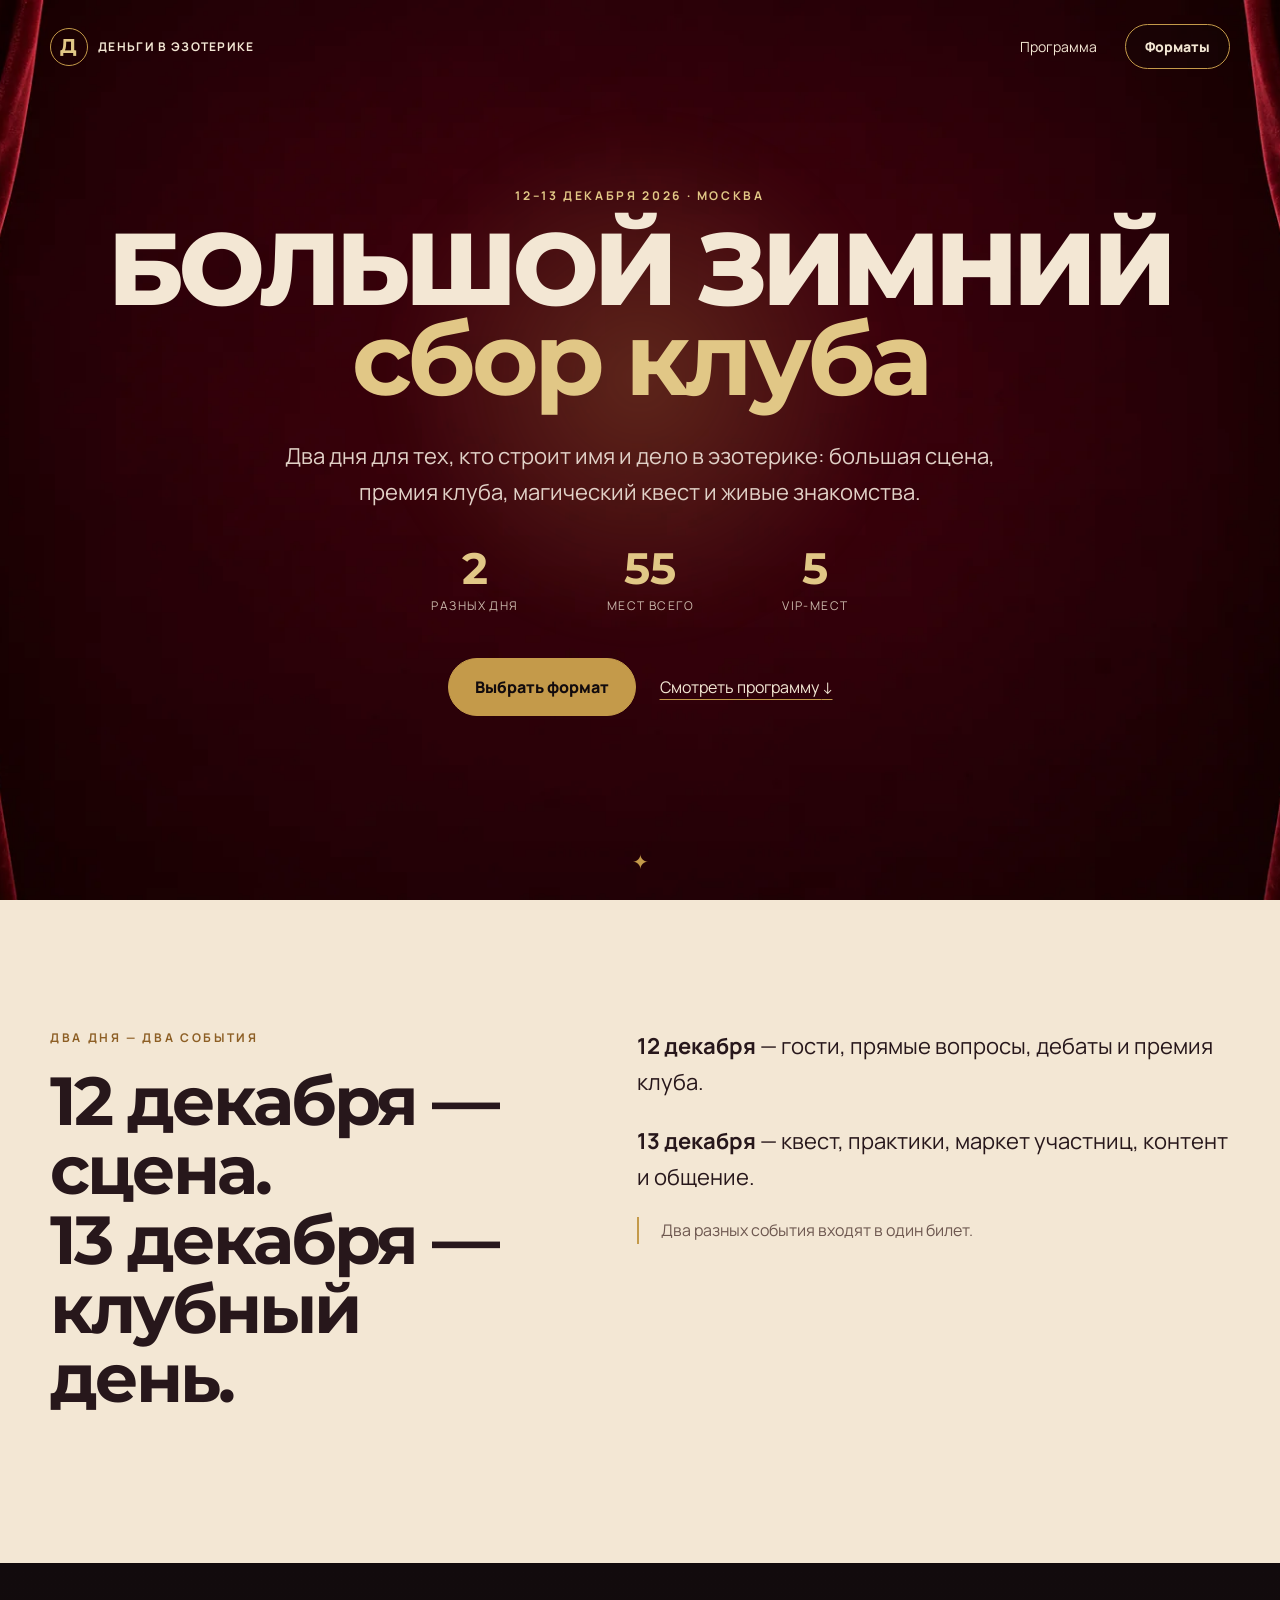
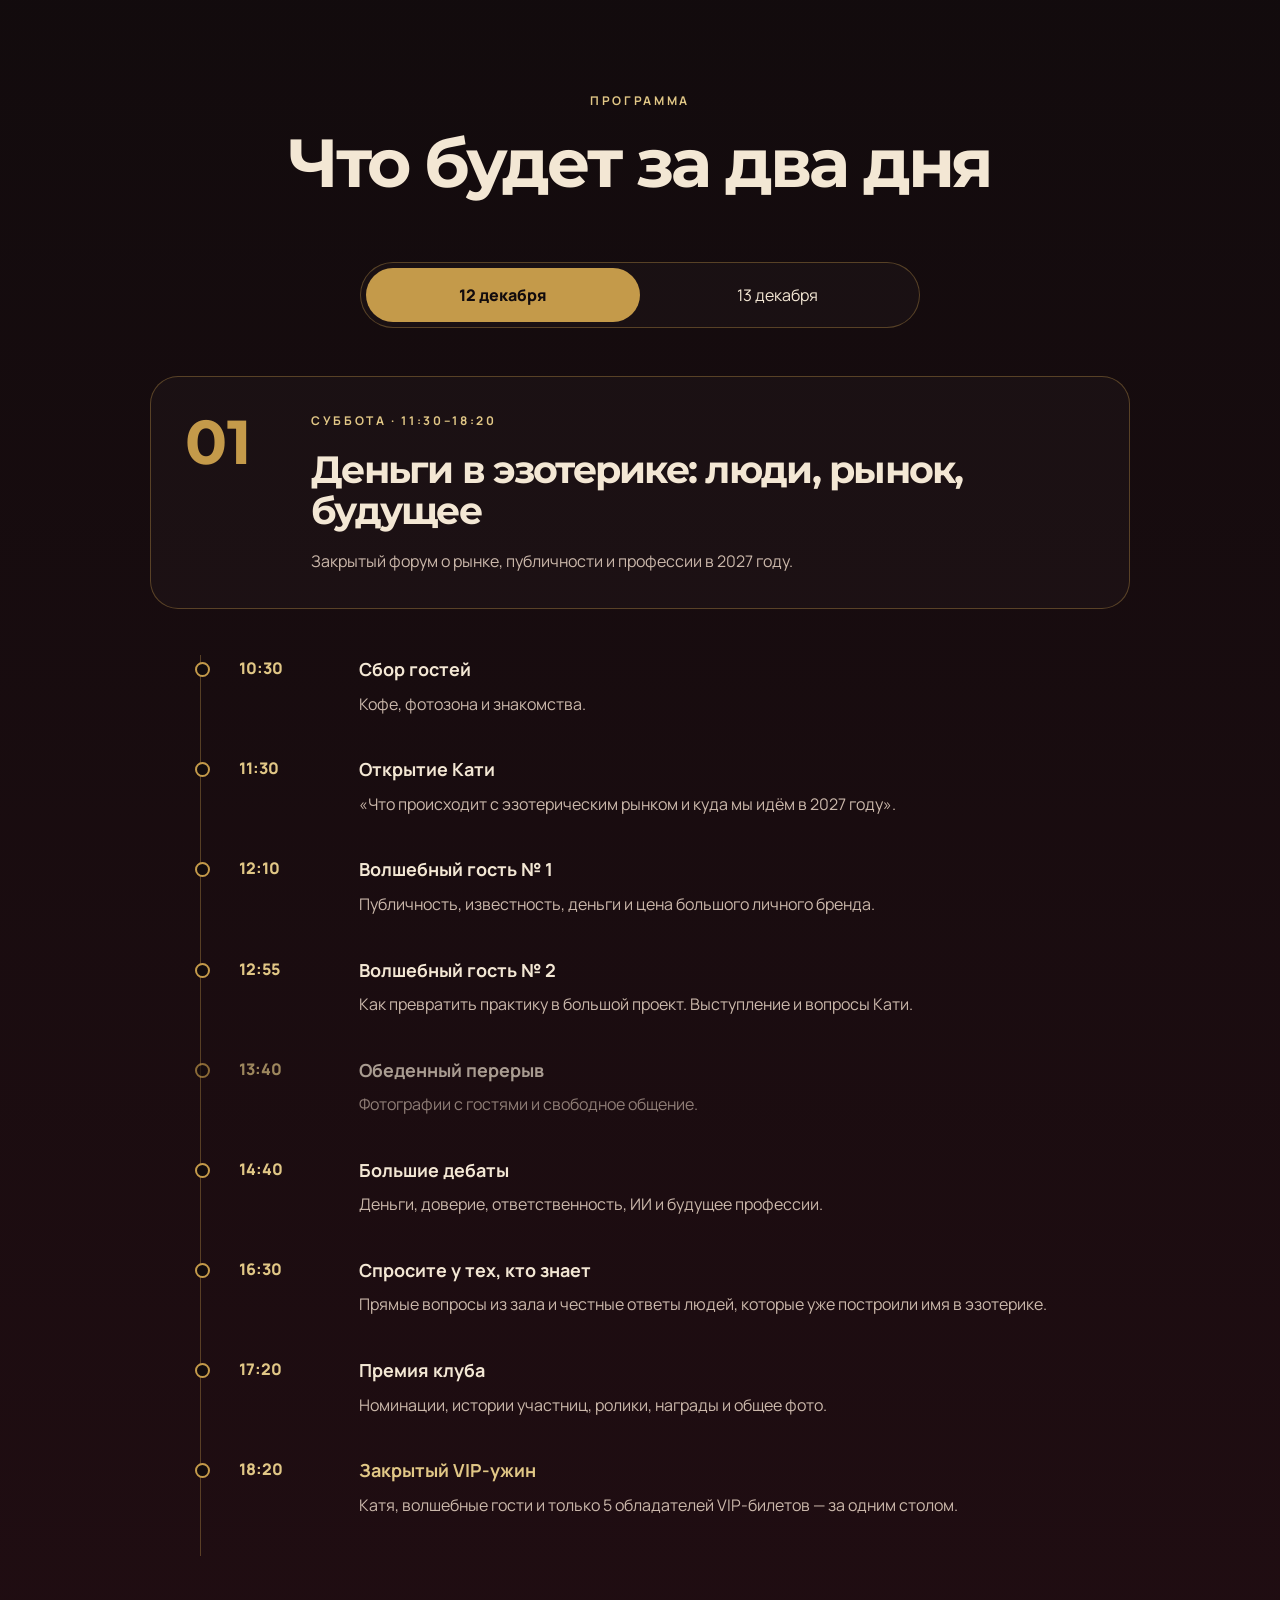
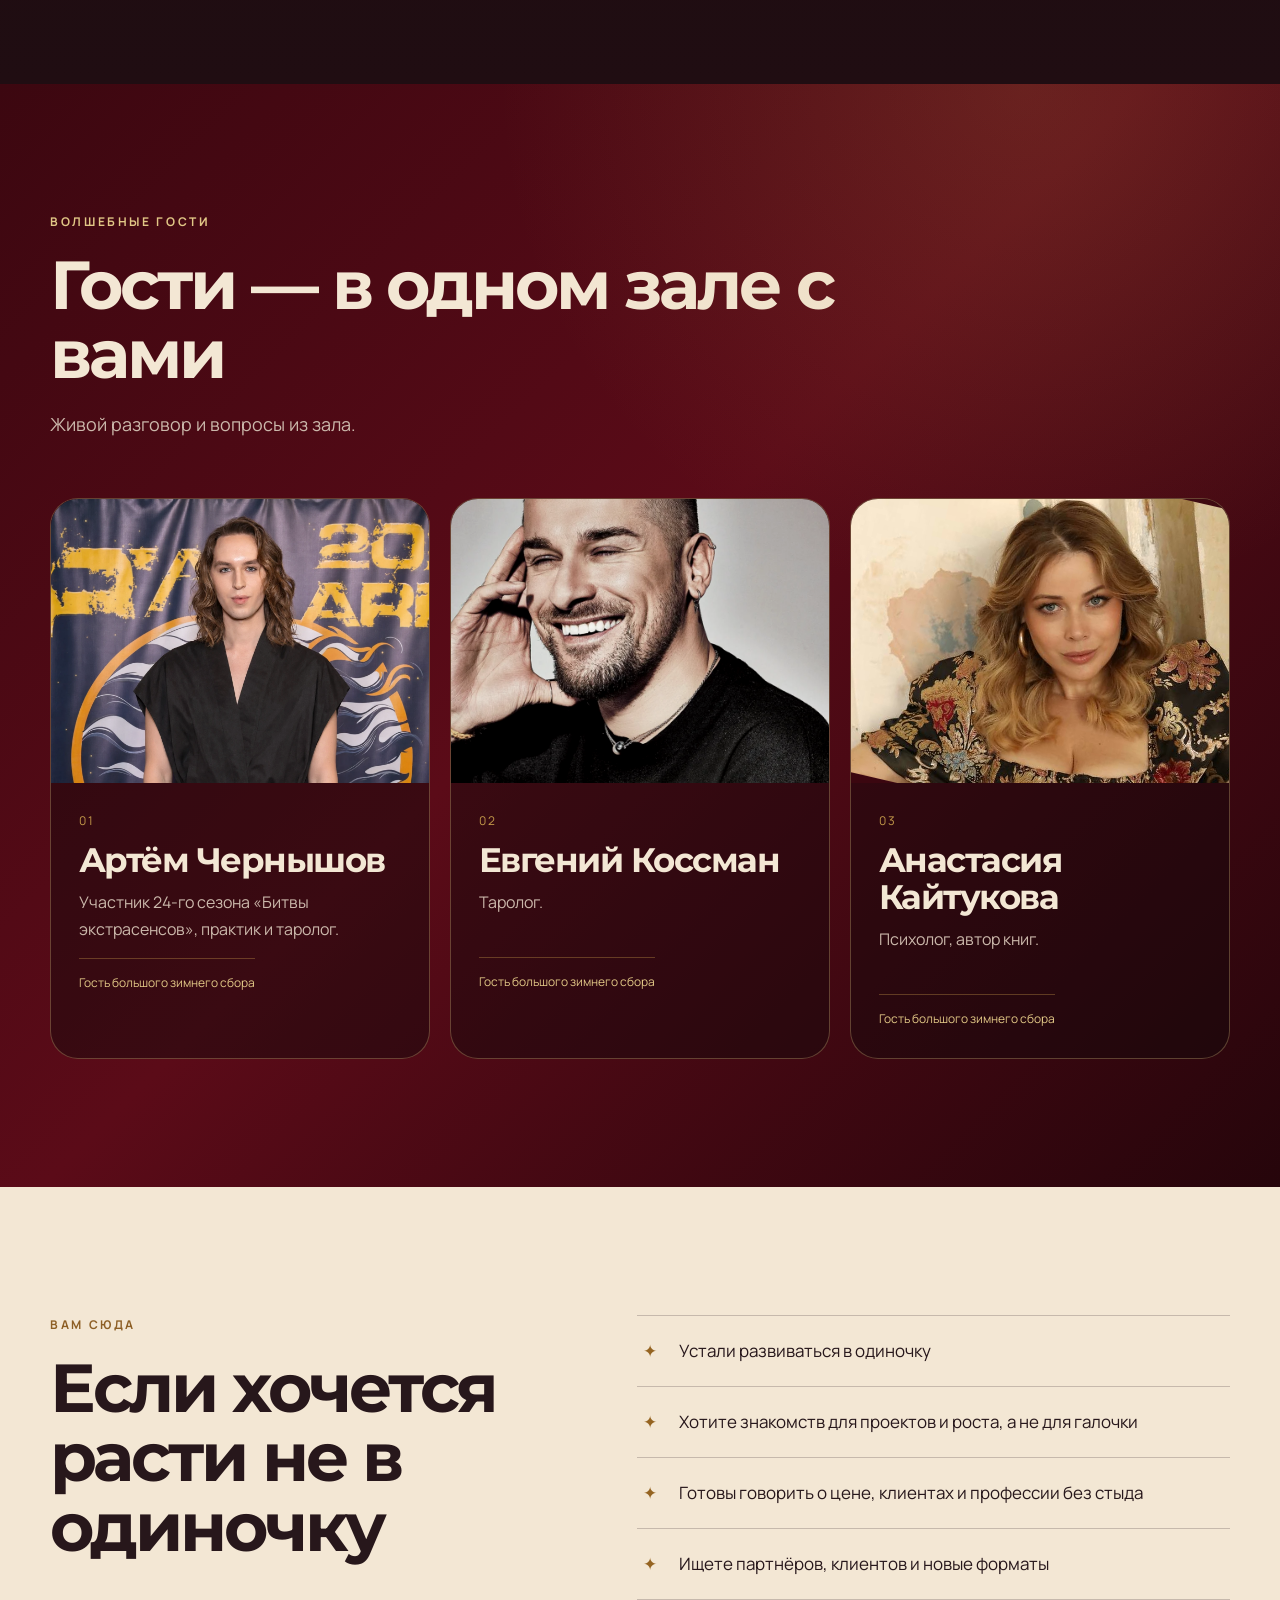
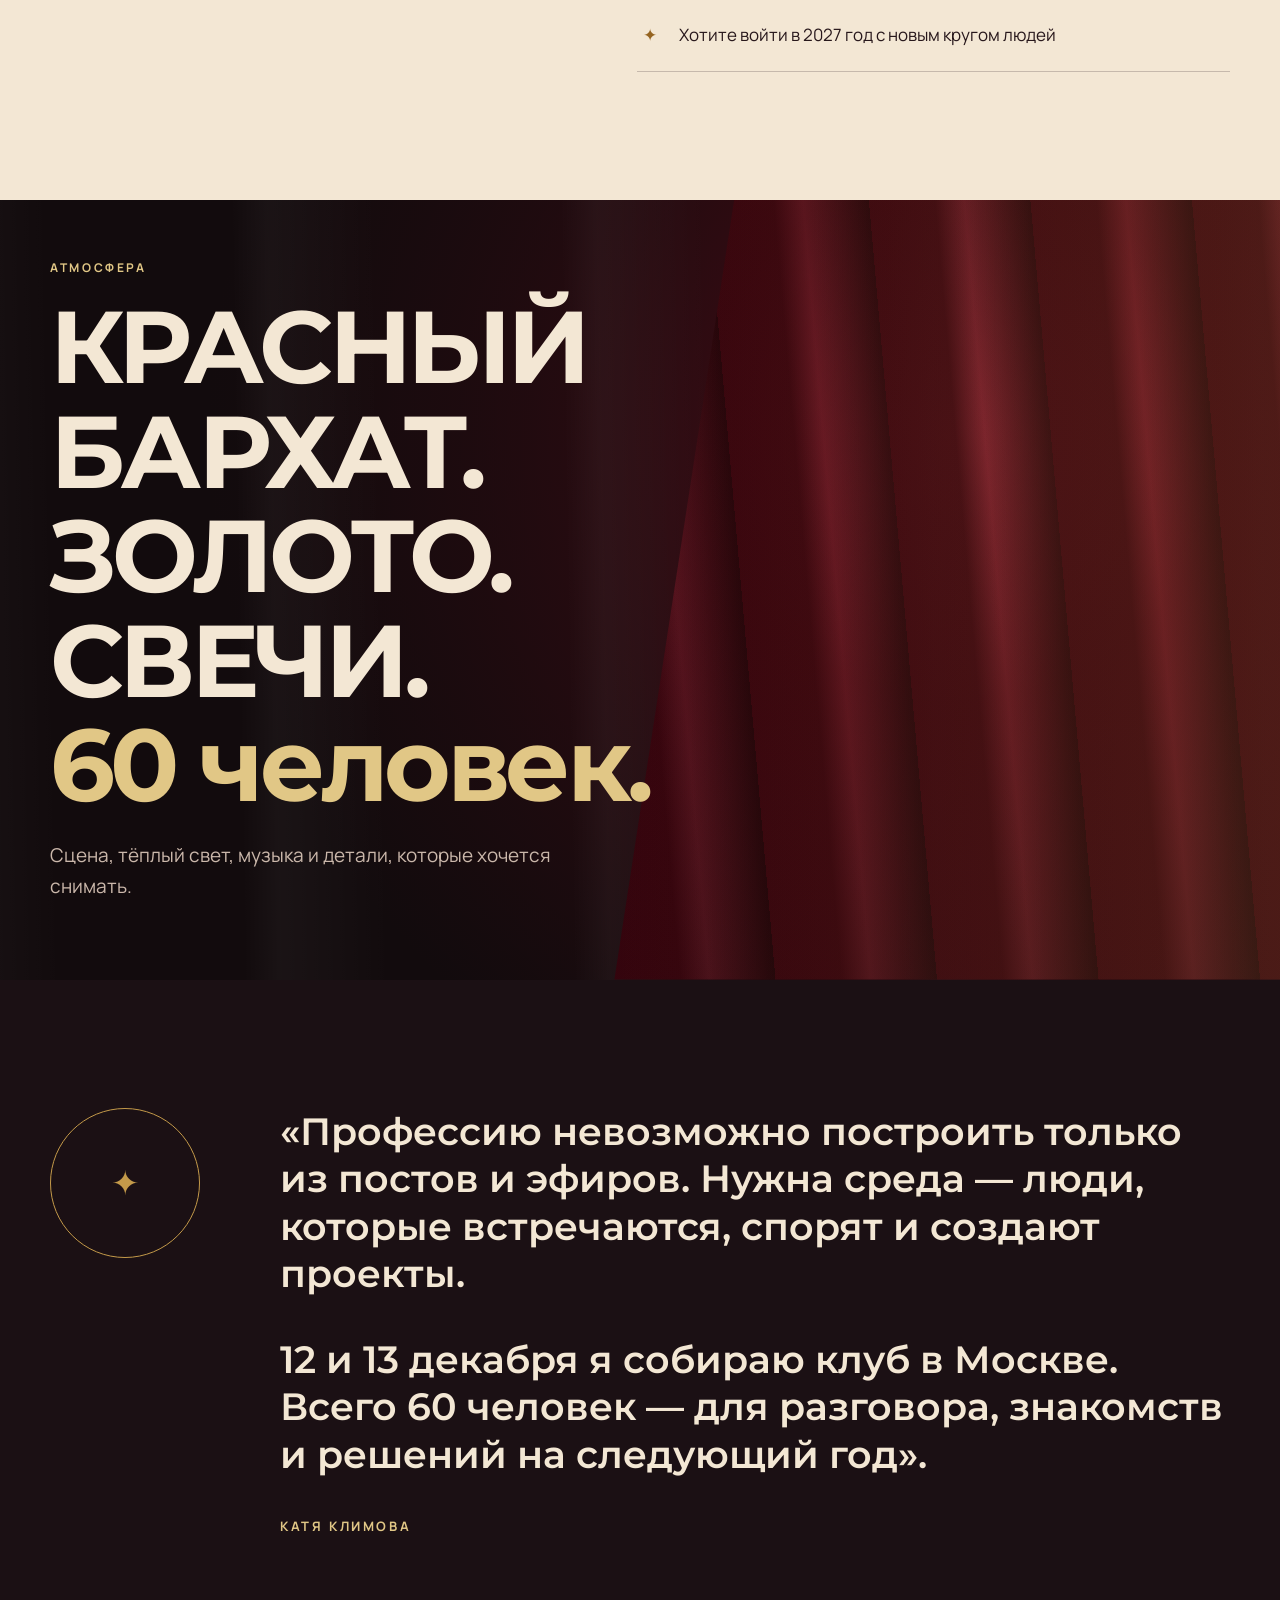
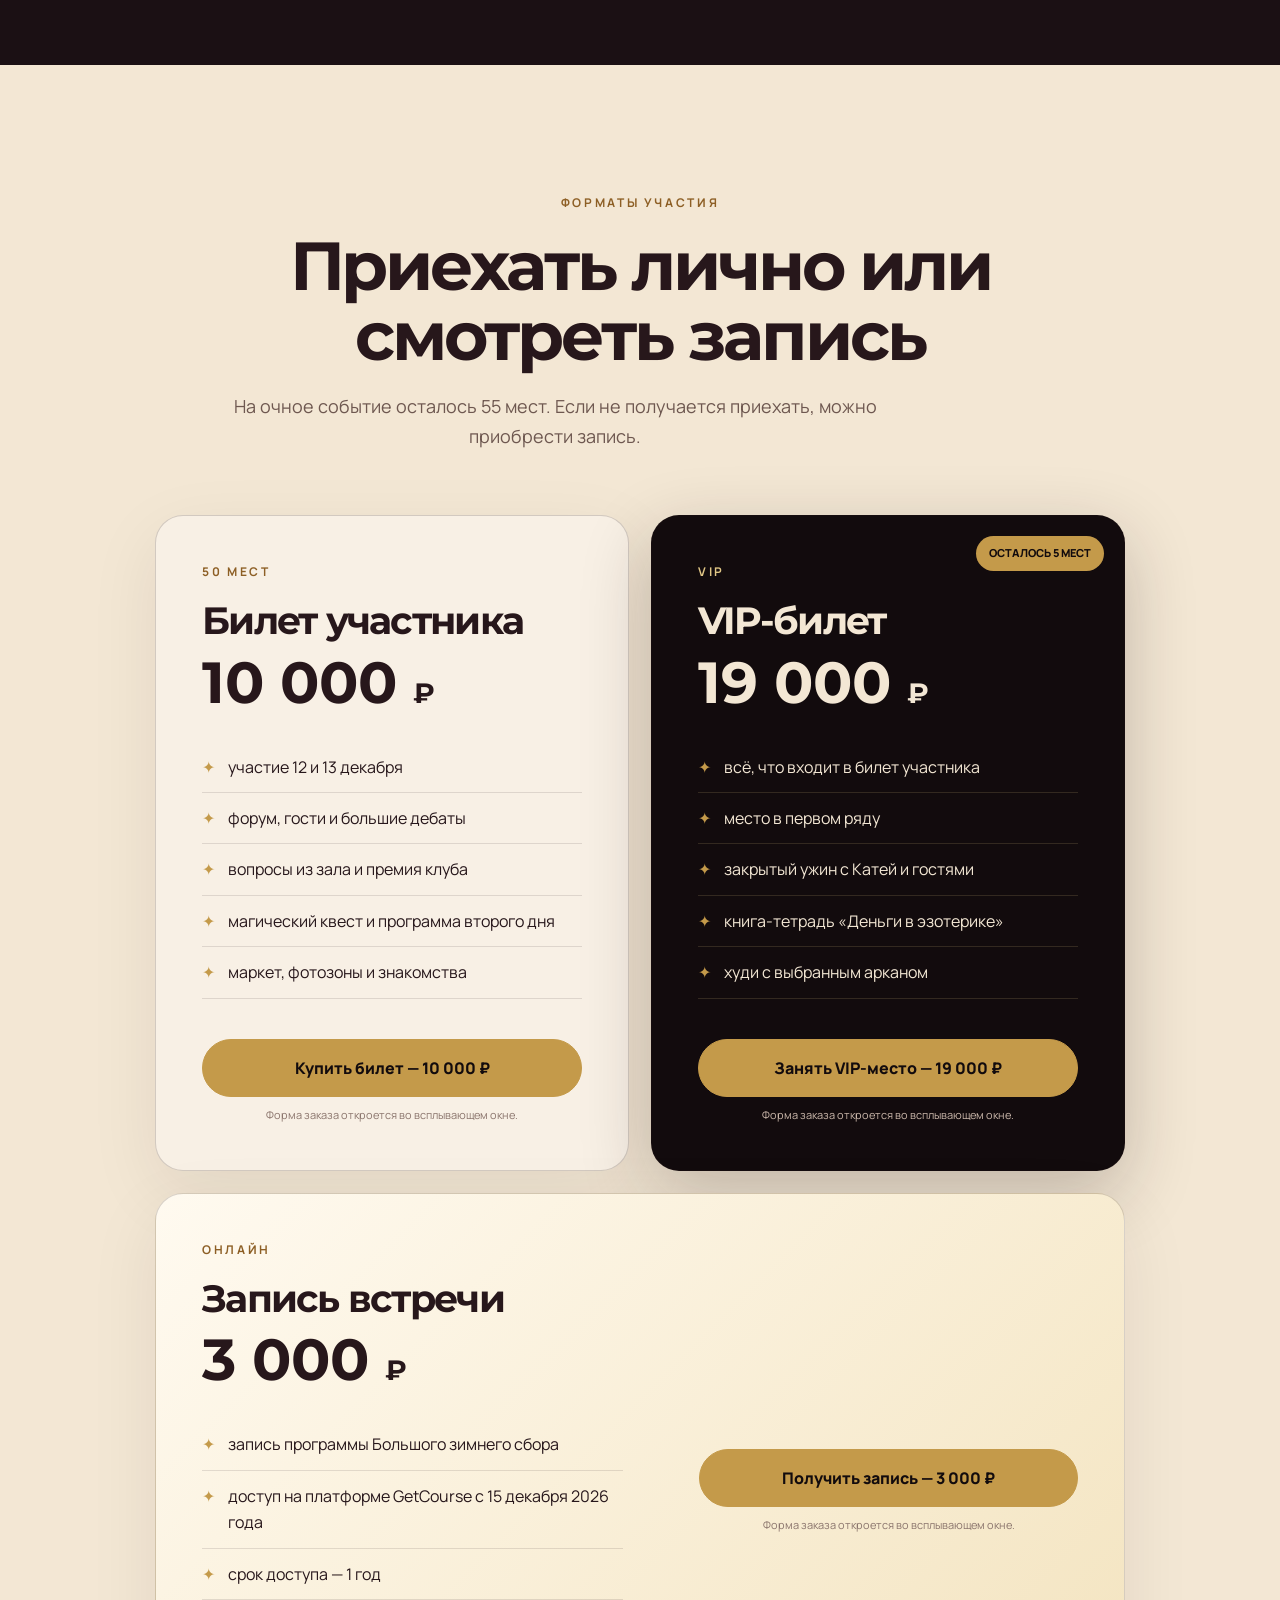
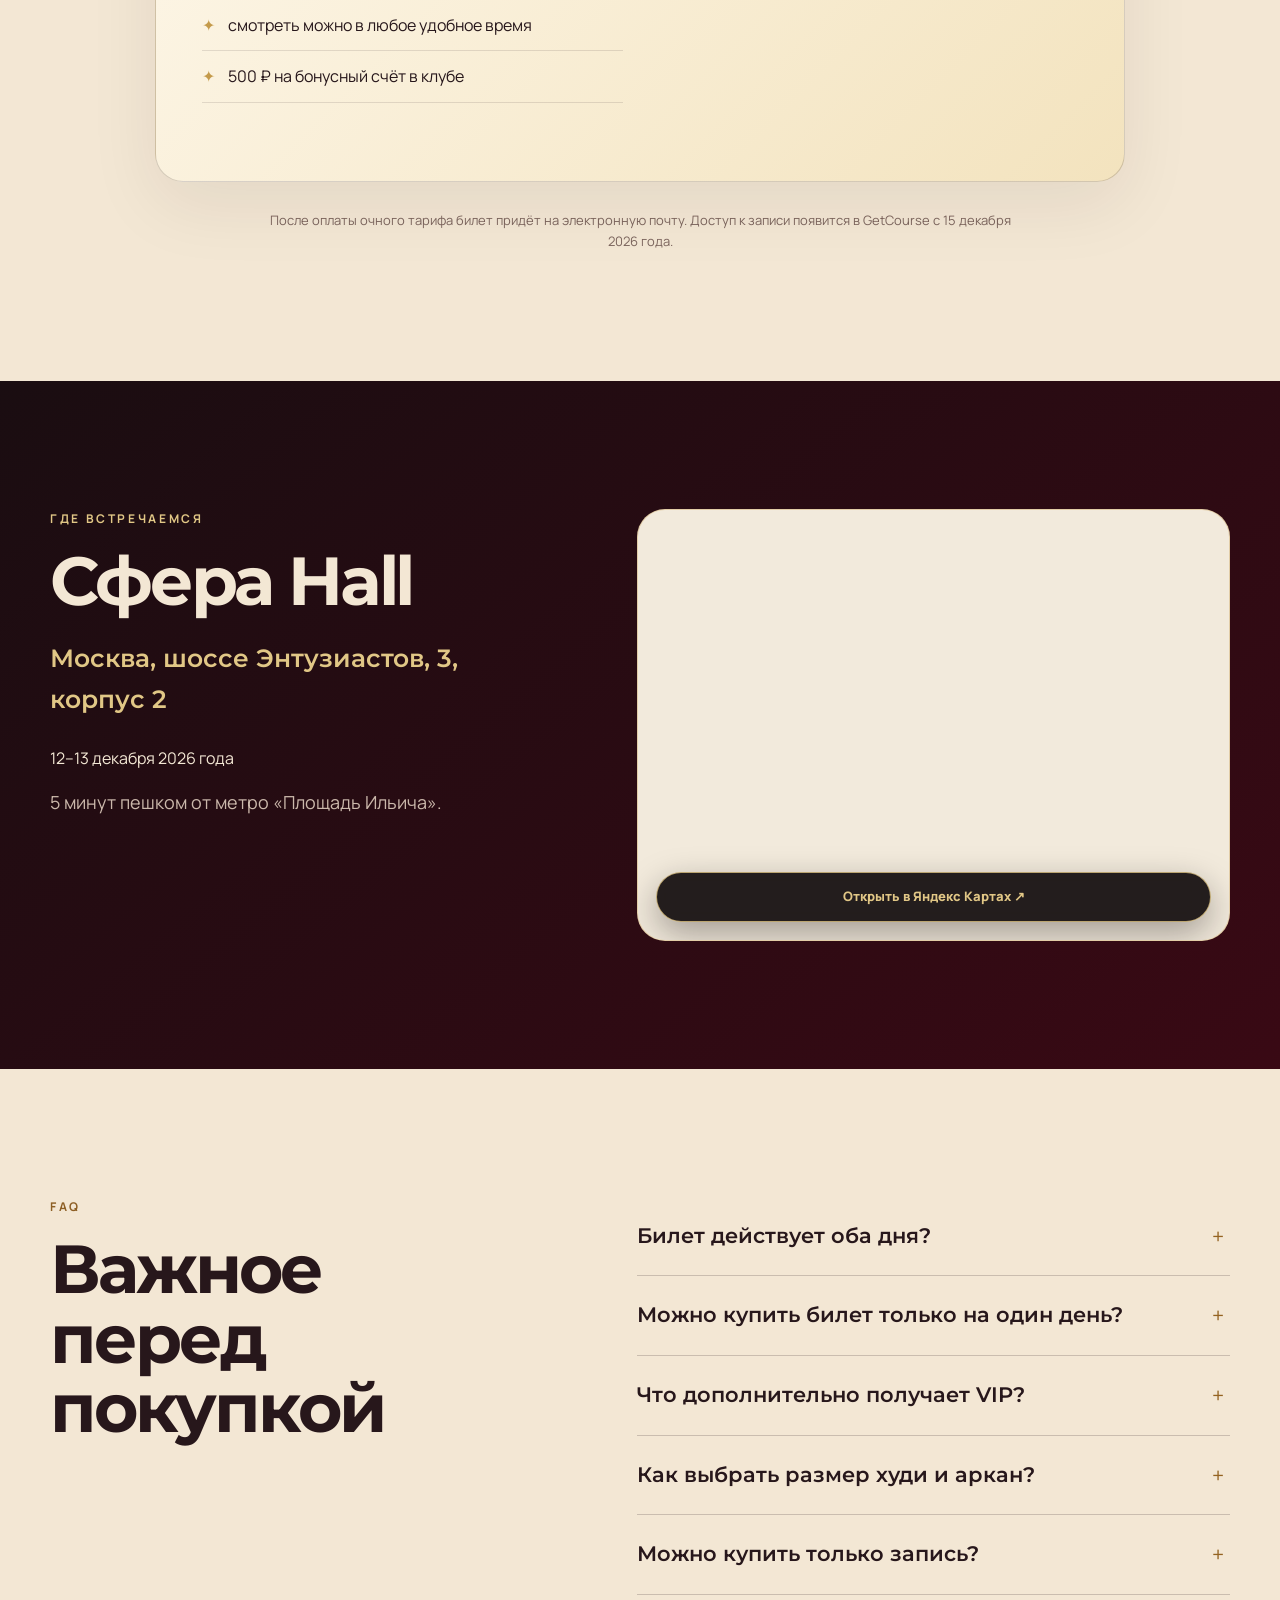
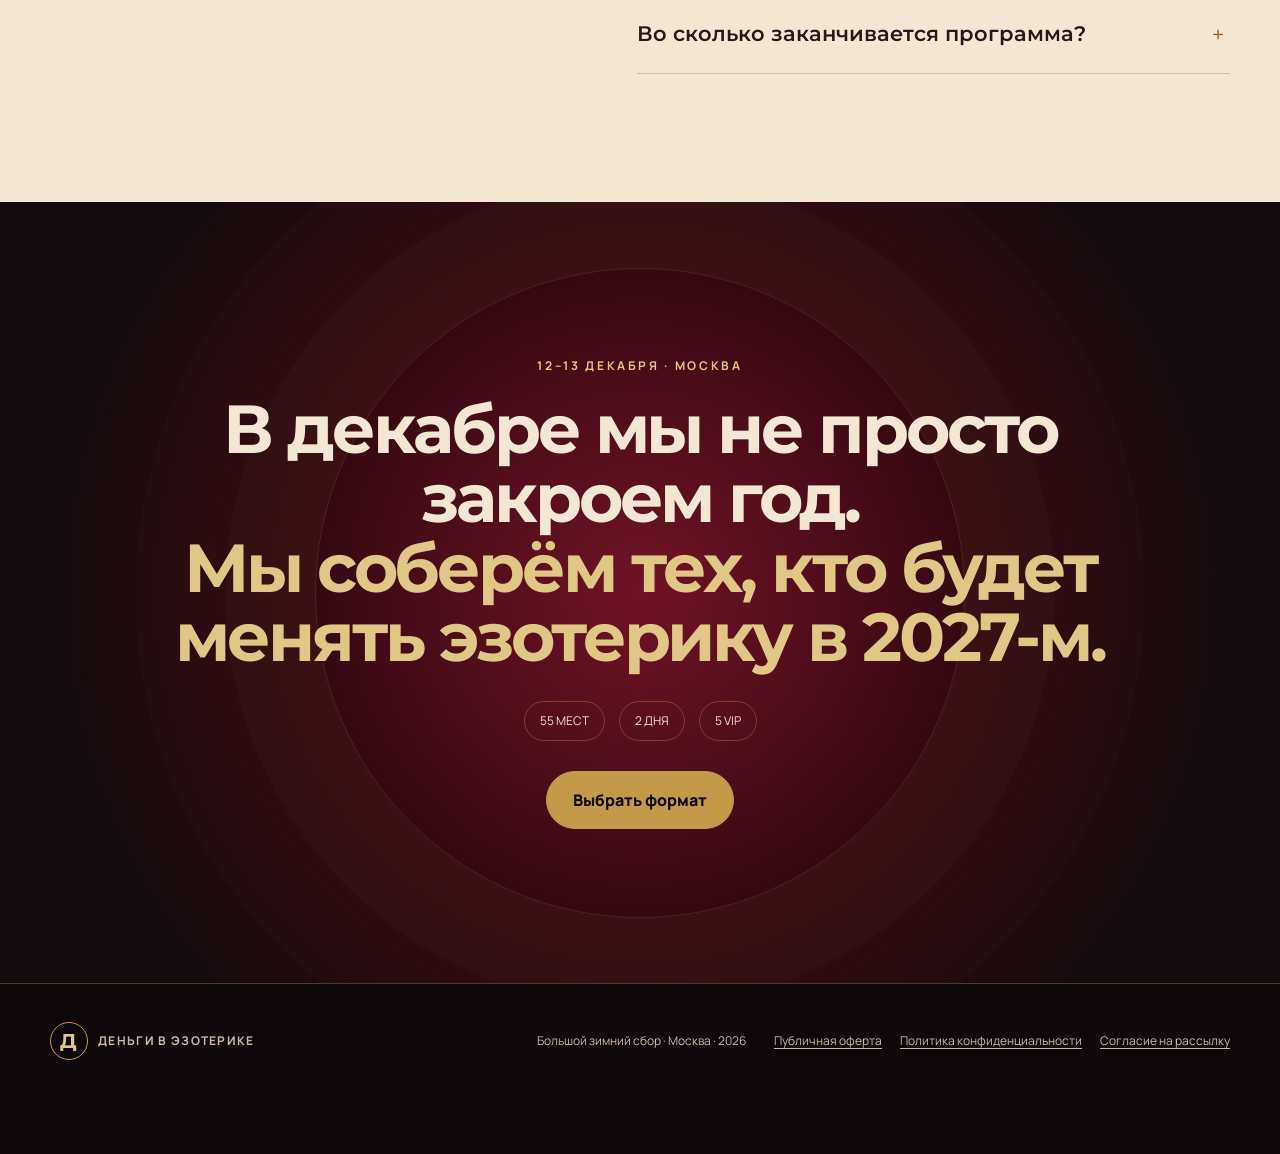
<file: index.html>
<!doctype html>
<html lang="ru">
<head>
  <meta charset="utf-8">
  <meta name="viewport" content="width=device-width, initial-scale=1">
  <meta name="theme-color" content="#120b0d">
  <meta name="description" content="Большой зимний сбор клуба «Деньги в эзотерике» — 12–13 декабря 2026 года в Москве.">
  <title>Большой зимний сбор клуба «Деньги в эзотерике»</title>
  <link rel="icon" href="favicon.svg" type="image/svg+xml">
  <link rel="dns-prefetch" href="//katiklimova.ru">
  <link rel="preconnect" href="https://katiklimova.ru" crossorigin>
  <link rel="preconnect" href="https://fonts.googleapis.com">
  <link rel="preconnect" href="https://fonts.gstatic.com" crossorigin>
  <link href="https://fonts.googleapis.com/css2?family=Manrope:wght@400;500;600;700;800&family=Montserrat:wght@600;700;800&display=swap" rel="stylesheet">
  <link rel="stylesheet" href="styles.css?v=20261107-3">
  <script src="script.js?v=20261107-2" defer></script>
</head>
<body>
  <a class="skip-link" href="#main">К содержанию</a>

  <header class="hero" id="top">
    <div class="hero-curtain-intro" data-hero-curtain hidden aria-hidden="true">
      <div class="hero-curtain-intro__panel hero-curtain-intro__panel--left"></div>
      <div class="hero-curtain-intro__panel hero-curtain-intro__panel--right"></div>
    </div>
    <div class="hero__glow" aria-hidden="true"></div>
    <nav class="nav shell" aria-label="Главная навигация">
      <a class="brand" href="#top" aria-label="Наверх">
        <span class="brand__mark">Д</span>
        <span>Деньги в эзотерике</span>
      </a>
      <a class="nav__link" href="#program">Программа</a>
      <a class="button button--small button--ghost" href="#tickets">Форматы</a>
    </nav>

    <div class="hero__content shell">
      <p class="eyebrow">12–13 декабря 2026 · Москва</p>
      <h1>Большой зимний<br><em>сбор клуба</em></h1>
      <p class="hero__lead">Два дня для тех, кто строит имя и дело в эзотерике: большая сцена, премия клуба, магический квест и живые знакомства.</p>

      <div class="hero__facts" aria-label="Главные факты">
        <div><strong>2</strong><span>разных дня</span></div>
        <div><strong>55</strong><span>мест всего</span></div>
        <div><strong>5</strong><span>VIP-мест</span></div>
      </div>

      <div class="hero__actions">
        <a class="button" href="#tickets">Выбрать формат</a>
        <a class="text-link" href="#program">Смотреть программу <span aria-hidden="true">↓</span></a>
      </div>
    </div>

    <div class="hero__ornament" aria-hidden="true">✦</div>
  </header>

  <main id="main">
    <section class="section section--ivory intro">
      <div class="shell intro__grid">
        <div class="section-heading reveal">
          <p class="eyebrow eyebrow--dark">Два дня — два события</p>
          <h2>12 декабря — сцена.<br>13 декабря — клубный день.</h2>
        </div>
        <div class="intro__text reveal">
          <p><strong>12 декабря</strong> — гости, прямые вопросы, дебаты и премия клуба.</p>
          <p><strong>13 декабря</strong> — квест, практики, маркет участниц, контент и общение.</p>
          <p class="note">Два разных события входят в один билет.</p>
        </div>
      </div>
    </section>

    <section class="section program" id="program">
      <div class="shell">
        <div class="section-heading section-heading--center reveal">
          <p class="eyebrow">Программа</p>
          <h2>Что будет за два дня</h2>
        </div>

        <div class="day-switcher reveal" role="tablist" aria-label="Дни программы">
          <button class="day-switcher__button is-active" type="button" role="tab" aria-selected="true" aria-controls="day-12" id="tab-12" data-day="12">12 декабря</button>
          <button class="day-switcher__button" type="button" role="tab" aria-selected="false" aria-controls="day-13" id="tab-13" data-day="13">13 декабря</button>
        </div>

        <article class="day-panel is-active" id="day-12" role="tabpanel" aria-labelledby="tab-12">
          <div class="day-panel__intro">
            <p class="day-panel__number">01</p>
            <div>
              <p class="eyebrow">Суббота · 11:30–18:20</p>
              <h3>Деньги в эзотерике: люди, рынок, будущее</h3>
              <p>Закрытый форум о рынке, публичности и профессии в 2027 году.</p>
            </div>
          </div>
          <div class="timeline">
            <div class="timeline__item"><time>10:30</time><div><h4>Сбор гостей</h4><p>Кофе, фотозона и знакомства.</p></div></div>
            <div class="timeline__item"><time>11:30</time><div><h4>Открытие Кати</h4><p>«Что происходит с эзотерическим рынком и куда мы идём в 2027 году».</p></div></div>
            <div class="timeline__item"><time>12:10</time><div><h4>Волшебный гость № 1</h4><p>Публичность, известность, деньги и цена большого личного бренда.</p></div></div>
            <div class="timeline__item"><time>12:55</time><div><h4>Волшебный гость № 2</h4><p>Как превратить практику в большой проект. Выступление и вопросы Кати.</p></div></div>
            <div class="timeline__item timeline__item--pause"><time>13:40</time><div><h4>Обеденный перерыв</h4><p>Фотографии с гостями и свободное общение.</p></div></div>
            <div class="timeline__item"><time>14:40</time><div><h4>Большие дебаты</h4><p>Деньги, доверие, ответственность, ИИ и будущее профессии.</p></div></div>
            <div class="timeline__item"><time>16:30</time><div><h4>Спросите у тех, кто знает</h4><p>Прямые вопросы из зала и честные ответы людей, которые уже построили имя в эзотерике.</p></div></div>
            <div class="timeline__item"><time>17:20</time><div><h4>Премия клуба</h4><p>Номинации, истории участниц, ролики, награды и общее фото.</p></div></div>
            <div class="timeline__item timeline__item--vip"><time>18:20</time><div><h4>Закрытый VIP-ужин</h4><p>Катя, волшебные гости и только 5 обладателей VIP-билетов — за одним столом.</p></div></div>
          </div>
        </article>

        <article class="day-panel" id="day-13" role="tabpanel" aria-labelledby="tab-13" hidden>
          <div class="day-panel__intro">
            <p class="day-panel__number">02</p>
            <div>
              <p class="eyebrow">Воскресенье · 10:00–17:00</p>
              <h3>Клубное воскресенье. Эзотерический салон для своих</h3>
              <p>Квест, практики, свои проекты, контент и общение без сцены.</p>
            </div>
          </div>
          <div class="timeline">
            <div class="timeline__item"><time>10:00</time><div><h4>Сбор гостей</h4><p>Регистрация, кофе и распределение по командам.</p></div></div>
            <div class="timeline__item"><time>10:30</time><div><h4>Магический квест по станциям</h4><p>Команды проходят задания, пробуют разные практики и собирают подсказки.</p></div></div>
            <div class="timeline__item"><time>12:30</time><div><h4>Финал квеста</h4><p>Подведение итогов и награждение команд.</p></div></div>
            <div class="timeline__item timeline__item--pause"><time>13:00</time><div><h4>Обеденный перерыв</h4></div></div>
            <div class="timeline__item"><time>14:00</time><div><h4>Эзотерический салон для своих</h4><p>Приёмы у практиков, маркет участниц, фотозоны, съёмка контента и свободное общение.</p></div></div>
            <div class="timeline__item"><time>16:30</time><div><h4>Общее завершение</h4><p>Благодарность участницам и ведущим, финальное фото и обмен контактами.</p></div></div>
          </div>
        </article>
      </div>
    </section>

    <section class="section section--red guests" id="guests">
      <div class="shell">
        <div class="section-heading reveal">
          <p class="eyebrow">Волшебные гости</p>
          <h2>Гости — в одном зале с вами</h2>
          <p>Живой разговор и вопросы из зала.</p>
        </div>
        <div class="guest-grid">
          <article class="guest-card reveal">
            <div class="guest-card__portrait guest-card__portrait--artem"><img src="assets/guests/artem-chernyshov-v2.webp" alt="Артём Чернышов" loading="lazy" width="1448" height="1086"></div>
            <div class="guest-card__body"><p class="guest-card__index">01</p><h3>Артём Чернышов</h3><p>Участник 24-го сезона «Битвы экстрасенсов», практик и таролог.</p><span class="guest-card__status">Гость большого зимнего сбора</span></div>
          </article>
          <article class="guest-card reveal">
            <div class="guest-card__portrait guest-card__portrait--kossman"><img src="assets/guests/evgeniy-kossman.webp" alt="Евгений Коссман" loading="lazy" width="900" height="1350"></div>
            <div class="guest-card__body"><p class="guest-card__index">02</p><h3>Евгений Коссман</h3><p>Таролог.</p><span class="guest-card__status">Гость большого зимнего сбора</span></div>
          </article>
          <article class="guest-card reveal">
            <div class="guest-card__portrait guest-card__portrait--anastasia"><img src="assets/guests/anastasia-kaytukova-original-v2.jpg" alt="Анастасия Кайтукова" loading="lazy" width="745" height="1280"></div>
            <div class="guest-card__body"><p class="guest-card__index">03</p><h3>Анастасия Кайтукова</h3><p>Психолог, автор книг.</p><span class="guest-card__status">Гость большого зимнего сбора</span></div>
          </article>
        </div>
      </div>
    </section>

    <section class="section section--ivory for-whom">
      <div class="shell for-whom__grid">
        <div class="section-heading reveal">
          <p class="eyebrow eyebrow--dark">Вам сюда</p>
          <h2>Если хочется расти не в одиночку</h2>
        </div>
        <ul class="reason-list reveal">
          <li>Устали развиваться в одиночку</li>
          <li>Хотите знакомств для проектов и роста, а не для галочки</li>
          <li>Готовы говорить о цене, клиентах и профессии без стыда</li>
          <li>Ищете партнёров, клиентов и новые форматы</li>
          <li>Хотите войти в 2027 год с новым кругом людей</li>
        </ul>
      </div>
    </section>

    <section class="atmosphere" aria-label="Атмосфера мероприятия">
      <div class="atmosphere__veil" aria-hidden="true"></div>
      <div class="shell atmosphere__content reveal">
        <p class="eyebrow">Атмосфера</p>
        <h2>Красный бархат.<br>Золото. Свечи.<br><em>60 человек.</em></h2>
        <p>Сцена, тёплый свет, музыка и детали, которые хочется снимать.</p>
      </div>
    </section>

    <section class="section manifesto">
      <div class="shell manifesto__grid">
        <div class="manifesto__symbol" aria-hidden="true">✦</div>
        <blockquote class="reveal">
          <p>«Профессию невозможно построить только из постов и эфиров. Нужна среда — люди, которые встречаются, спорят и создают проекты.</p>
          <p>12 и 13 декабря я собираю клуб в Москве. Всего 60 человек — для разговора, знакомств и решений на следующий год».</p>
          <footer>Катя Климова</footer>
        </blockquote>
      </div>
    </section>

    <section class="section section--ivory tickets" id="tickets">
      <div class="shell">
        <div class="section-heading section-heading--center reveal">
          <p class="eyebrow eyebrow--dark">Форматы участия</p>
          <h2>Приехать лично или смотреть запись</h2>
          <p>На очное событие осталось 55 мест. Если не получается приехать, можно приобрести запись.</p>
        </div>
        <div class="ticket-grid">
          <article class="ticket-card reveal">
            <div class="ticket-card__top"><p class="eyebrow eyebrow--dark">50 мест</p><h3>Билет участника</h3><p class="price">10 000 <span>₽</span></p></div>
            <ul>
              <li>участие 12 и 13 декабря</li>
              <li>форум, гости и большие дебаты</li>
              <li>вопросы из зала и премия клуба</li>
              <li>магический квест и программа второго дня</li>
              <li>маркет, фотозоны и знакомства</li>
            </ul>
            <div class="payment-gate">
              <button class="button button--wide payment-button" type="button" data-payment-launch data-widget-id="1679291" data-script-id="4bff824f4f97cd9345e3045f56f57067ceae43ba" data-payment-title="Билет участника · 10 000 ₽">Купить билет — 10 000 ₽</button>
              <p class="payment-gate__hint">Форма заказа откроется во всплывающем окне.</p>
            </div>
          </article>

          <article class="ticket-card ticket-card--vip reveal">
            <span class="ticket-card__badge">Осталось 5 мест</span>
            <div class="ticket-card__top"><p class="eyebrow">VIP</p><h3>VIP-билет</h3><p class="price">19 000 <span>₽</span></p></div>
            <ul>
              <li>всё, что входит в билет участника</li>
              <li>место в первом ряду</li>
              <li>закрытый ужин с Катей и гостями</li>
              <li>книга-тетрадь «Деньги в эзотерике»</li>
              <li>худи с выбранным арканом</li>
            </ul>
            <div class="payment-gate payment-gate--vip">
              <button class="button button--gold button--wide payment-button" type="button" data-payment-launch data-widget-id="1679295" data-script-id="458eb72a8f44d064a686b9046f6de6d880726565" data-payment-title="VIP-билет · 19 000 ₽">Занять VIP-место — 19 000 ₽</button>
              <p class="payment-gate__hint">Форма заказа откроется во всплывающем окне.</p>
            </div>
          </article>

          <article class="ticket-card ticket-card--recording reveal">
            <div class="ticket-card__recording-copy">
              <div class="ticket-card__top"><p class="eyebrow eyebrow--dark">Онлайн</p><h3>Запись встречи</h3><p class="price">3 000 <span>₽</span></p></div>
              <ul>
                <li>запись программы Большого зимнего сбора</li>
                <li>доступ на платформе GetCourse с 15 декабря 2026 года</li>
                <li>срок доступа — 1 год</li>
                <li>смотреть можно в любое удобное время</li>
                <li>500 ₽ на бонусный счёт в клубе</li>
              </ul>
            </div>
            <div class="payment-gate">
              <button class="button button--wide payment-button" type="button" data-payment-launch data-widget-id="1679630" data-script-id="7599d72684bf3bd221006aef342004dcb84804fb" data-payment-title="Запись встречи · 3 000 ₽">Получить запись — 3 000 ₽</button>
              <p class="payment-gate__hint">Форма заказа откроется во всплывающем окне.</p>
            </div>
          </article>
        </div>
        <p class="tickets__notice">После оплаты очного тарифа билет придёт на электронную почту. Доступ к записи появится в GetCourse с 15 декабря 2026 года.</p>
      </div>
    </section>

    <section class="section venue" id="venue">
      <div class="shell venue__grid">
        <div class="section-heading reveal">
          <p class="eyebrow">Где встречаемся</p>
          <h2>Сфера Hall</h2>
          <p class="venue__address">Москва, шоссе Энтузиастов, 3, корпус 2</p>
          <p>12–13 декабря 2026 года</p>
          <p class="venue__note">5 минут пешком от метро «Площадь Ильича».</p>
        </div>
        <div class="venue__map reveal">
          <iframe
            title="Карта: Сфера Hall, Москва, шоссе Энтузиастов, 3, корпус 2"
            src="https://yandex.ru/map-widget/v1/?mode=search&amp;oid=206135865527&amp;ol=biz&amp;z=16"
            loading="lazy"
            allowfullscreen>
          </iframe>
          <a class="venue__map-link" href="https://yandex.ru/maps/org/sfera/206135865527/" target="_blank" rel="noopener">Открыть в Яндекс Картах ↗</a>
        </div>
      </div>
    </section>

    <section class="section section--ivory faq" id="faq">
      <div class="shell faq__grid">
        <div class="section-heading reveal"><p class="eyebrow eyebrow--dark">FAQ</p><h2>Важное перед покупкой</h2></div>
        <div class="accordion reveal">
          <details><summary>Билет действует оба дня?</summary><p>Да. Обычный и VIP-билет включают программу 12 и 13 декабря.</p></details>
          <details><summary>Можно купить билет только на один день?</summary><p>Нет. Мероприятие задумано как единая двухдневная программа.</p></details>
          <details><summary>Что дополнительно получает VIP?</summary><p>Место в первом ряду, закрытый ужин с Катей и гостями, книгу-тетрадь и худи с выбранным арканом.</p></details>
          <details><summary>Как выбрать размер худи и аркан?</summary><p>После оплаты VIP-билета участник получит отдельную форму.</p></details>
          <details><summary>Можно купить только запись?</summary><p>Да. Запись доступна отдельно за 3 000 ₽. Она появится на платформе GetCourse 15 декабря 2026 года и будет доступна в течение одного года. Смотреть можно в любое удобное время. После покупки также начисляются 500 ₽ на бонусный счёт в клубе.</p></details>
          <details><summary>Во сколько заканчивается программа?</summary><p>12 декабря основная программа заканчивается в 18:20, VIP-ужин — в 21:30. 13 декабря программа заканчивается в 17:00.</p></details>
        </div>
      </div>
    </section>

    <section class="final-cta">
      <div class="final-cta__glow" aria-hidden="true"></div>
      <div class="shell final-cta__content reveal">
        <p class="eyebrow">12–13 декабря · Москва</p>
        <h2>В декабре мы не просто закроем год.<br><em>Мы соберём тех, кто будет менять эзотерику в 2027-м.</em></h2>
        <div class="final-cta__facts"><span>55 мест</span><span>2 дня</span><span>5 VIP</span></div>
        <a class="button" href="#tickets">Выбрать формат</a>
      </div>
    </section>
  </main>

  <footer class="footer">
    <div class="shell footer__inner">
      <a class="brand" href="#top"><span class="brand__mark">Д</span><span>Деньги в эзотерике</span></a>
      <p>Большой зимний сбор · Москва · 2026</p>
      <nav aria-label="Юридические документы">
        <a href="offer-event.html">Публичная оферта</a>
        <a href="https://katiklimova.ru/pd" target="_blank" rel="noopener">Политика конфиденциальности</a>
        <a href="https://katiklimova.ru/soglasie" target="_blank" rel="noopener">Согласие на рассылку</a>
      </nav>
    </div>
  </footer>

  <a class="mobile-cta" href="#tickets">Форматы · от 3 000 ₽</a>

  <div class="payment-modal" data-payment-modal hidden>
    <div class="payment-modal__backdrop" data-payment-close></div>
    <section class="payment-modal__dialog" role="dialog" aria-modal="true" aria-labelledby="payment-modal-title" tabindex="-1">
      <button class="payment-modal__close" type="button" aria-label="Закрыть форму заказа" data-payment-close>×</button>
      <p class="eyebrow eyebrow--dark">Оформление заказа</p>
      <h2 id="payment-modal-title" data-payment-modal-title>Выберите формат участия</h2>
      <div class="payment-modal__widgets" aria-live="polite">
        <div class="payment-widget" data-widget-slot="1679291" hidden></div>
        <div class="payment-widget" data-widget-slot="1679295" hidden></div>
        <div class="payment-widget" data-widget-slot="1679630" hidden></div>
      </div>
      <p class="payment-modal__support">Если форма не загрузилась, <a href="https://t.me/klimona" target="_blank" rel="noopener">напишите Кате в Telegram</a>.</p>
    </section>
  </div>

</body>
</html>
</file>
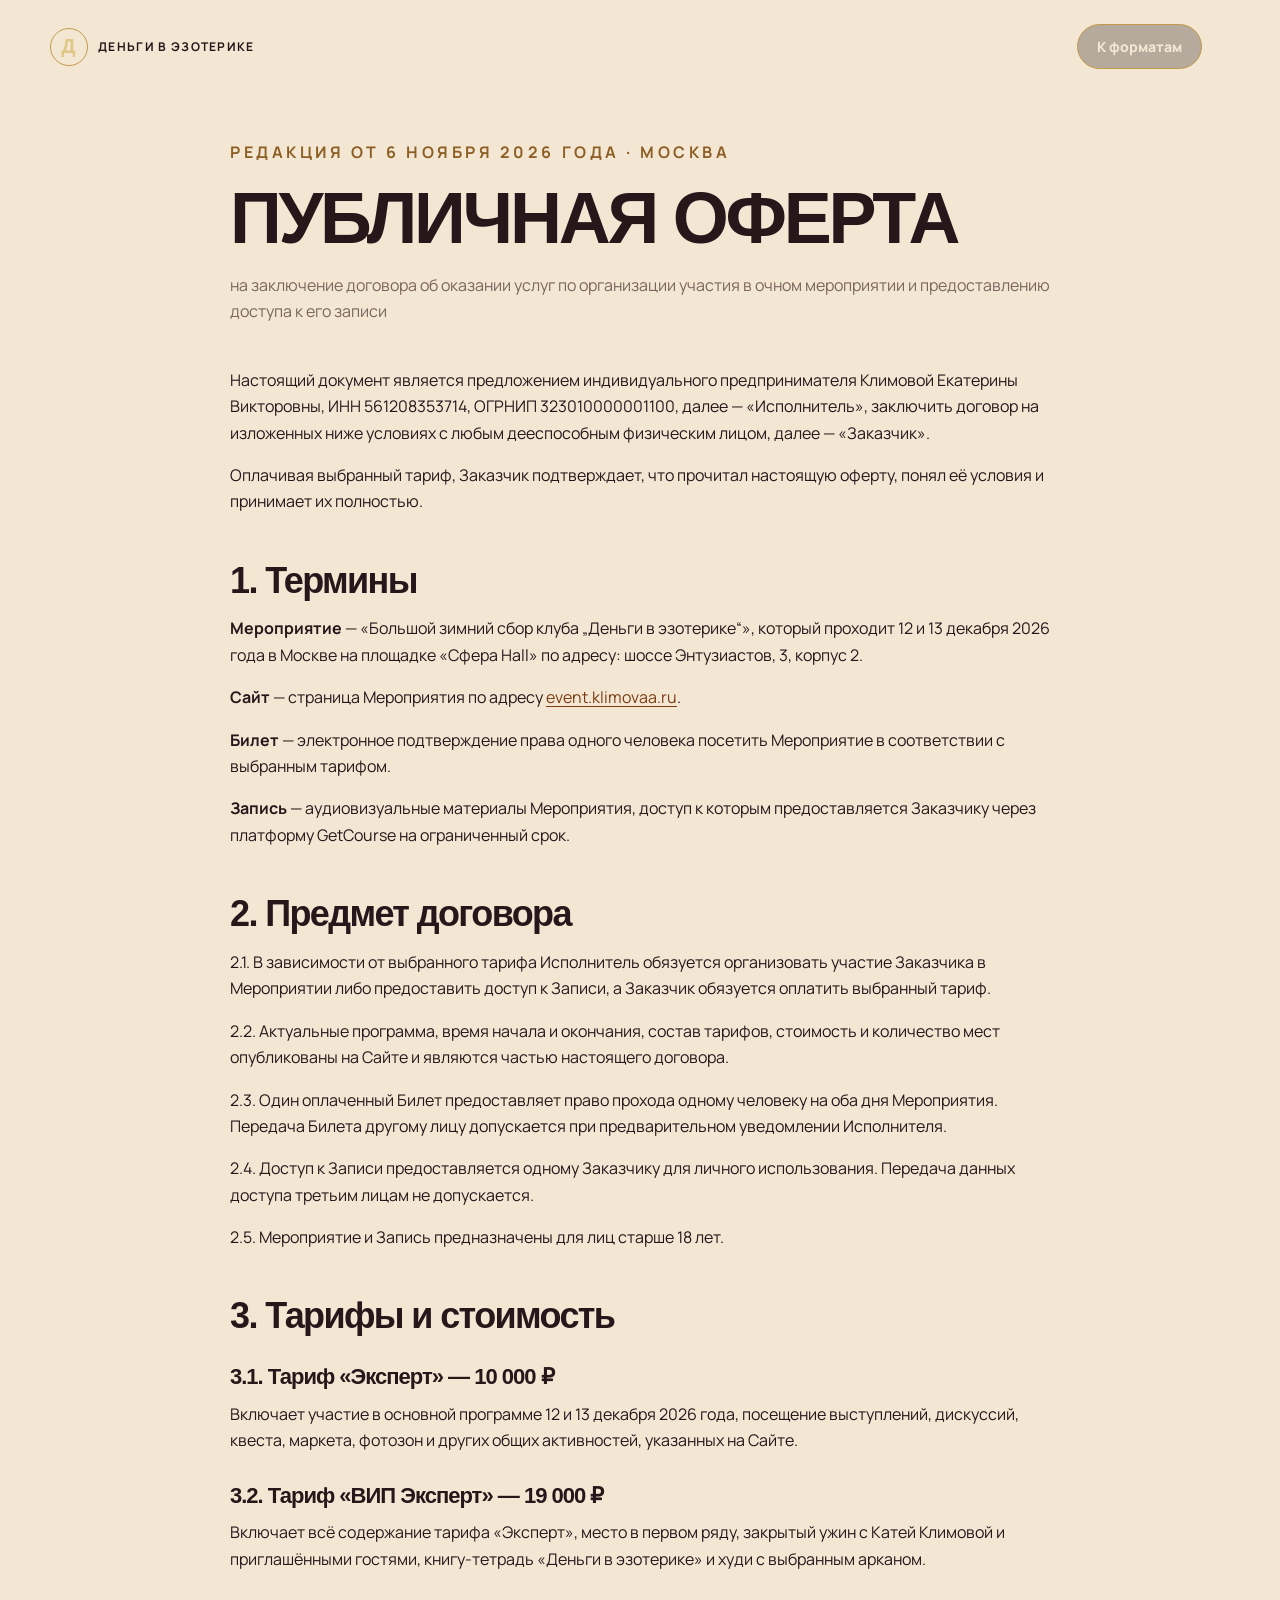
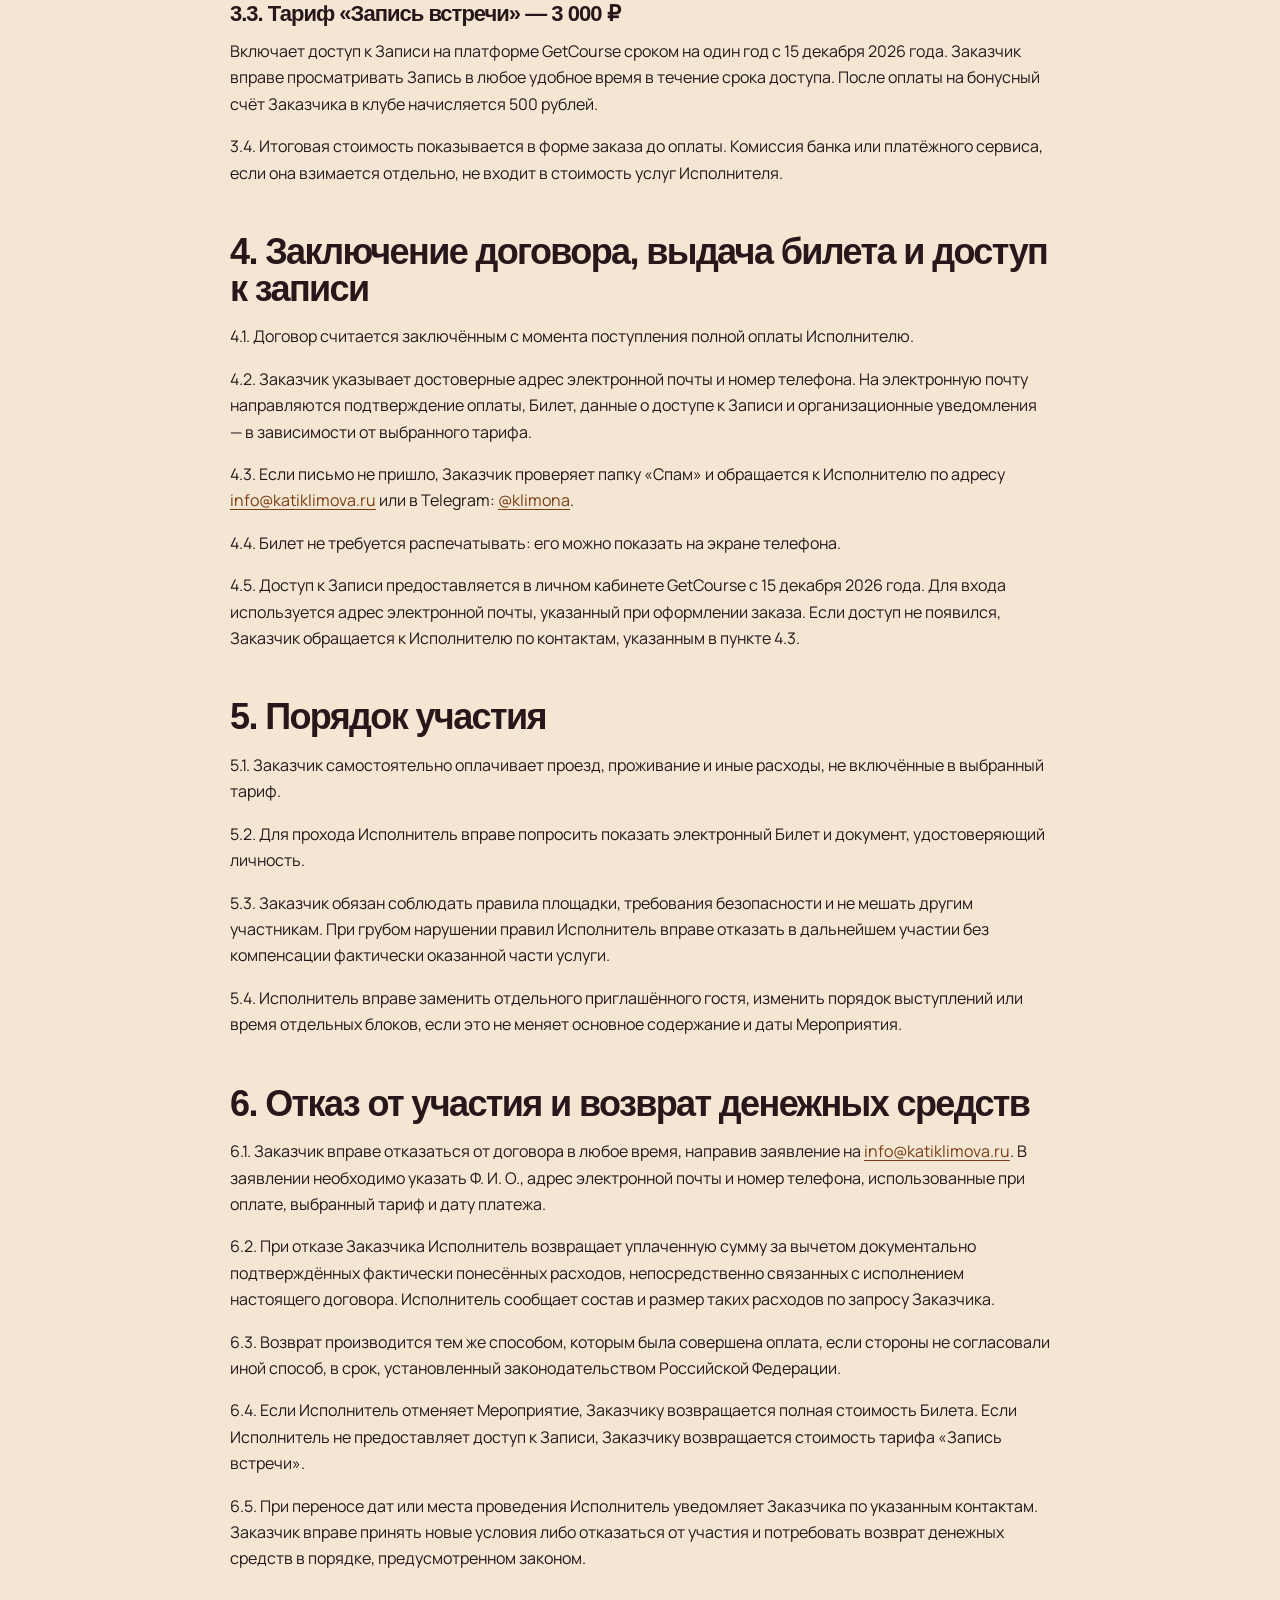
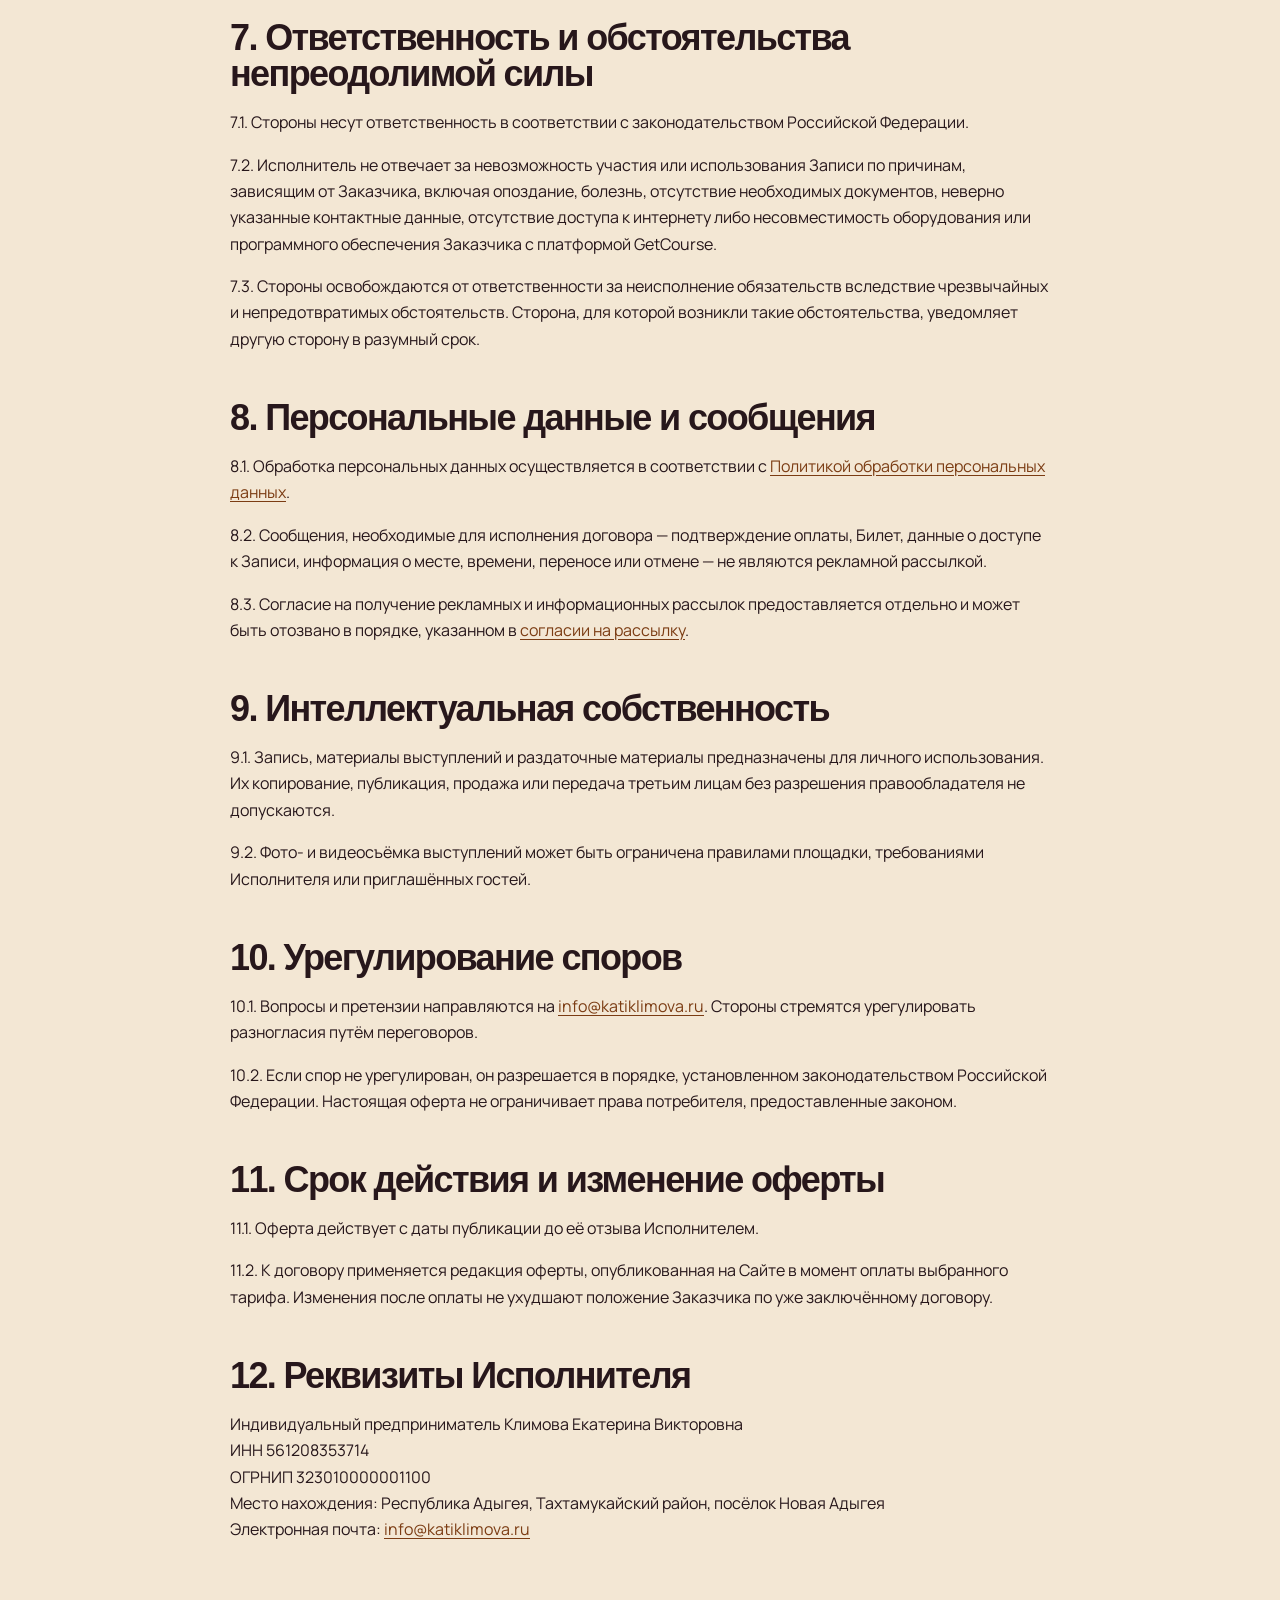
<file: offer-event.html>
<!doctype html>
<html lang="ru">
<head>
  <meta charset="utf-8">
  <meta name="viewport" content="width=device-width, initial-scale=1">
  <meta name="robots" content="index,follow">
  <title>Публичная оферта — Большой зимний сбор клуба «Деньги в эзотерике» и запись встречи</title>
  <link rel="preconnect" href="https://fonts.googleapis.com">
  <link rel="preconnect" href="https://fonts.gstatic.com" crossorigin>
  <link href="https://fonts.googleapis.com/css2?family=Manrope:wght@400;500;600;700;800&amp;display=swap" rel="stylesheet">
  <link rel="stylesheet" href="styles.css">
</head>
<body class="legal-page">
  <header class="nav shell">
    <a class="brand" href="index.html"><span class="brand__mark">Д</span><span>Деньги в эзотерике</span></a>
    <a class="button button--small button--ghost" href="index.html#tickets">К форматам</a>
  </header>

  <main class="legal-document">
    <p class="eyebrow eyebrow--dark">Редакция от 6 ноября 2026 года · Москва</p>
    <h1>Публичная оферта</h1>
    <p class="legal-document__meta">на заключение договора об оказании услуг по организации участия в очном мероприятии и предоставлению доступа к его записи</p>

    <p>Настоящий документ является предложением индивидуального предпринимателя Климовой Екатерины Викторовны, ИНН 561208353714, ОГРНИП 323010000001100, далее — «Исполнитель», заключить договор на изложенных ниже условиях с любым дееспособным физическим лицом, далее — «Заказчик».</p>
    <p>Оплачивая выбранный тариф, Заказчик подтверждает, что прочитал настоящую оферту, понял её условия и принимает их полностью.</p>

    <h2>1. Термины</h2>
    <p><strong>Мероприятие</strong> — «Большой зимний сбор клуба „Деньги в эзотерике“», который проходит 12 и 13 декабря 2026 года в Москве на площадке «Сфера Hall» по адресу: шоссе Энтузиастов, 3, корпус 2.</p>
    <p><strong>Сайт</strong> — страница Мероприятия по адресу <a href="https://event.klimovaa.ru/">event.klimovaa.ru</a>.</p>
    <p><strong>Билет</strong> — электронное подтверждение права одного человека посетить Мероприятие в соответствии с выбранным тарифом.</p>
    <p><strong>Запись</strong> — аудиовизуальные материалы Мероприятия, доступ к которым предоставляется Заказчику через платформу GetCourse на ограниченный срок.</p>

    <h2>2. Предмет договора</h2>
    <p>2.1. В зависимости от выбранного тарифа Исполнитель обязуется организовать участие Заказчика в Мероприятии либо предоставить доступ к Записи, а Заказчик обязуется оплатить выбранный тариф.</p>
    <p>2.2. Актуальные программа, время начала и окончания, состав тарифов, стоимость и количество мест опубликованы на Сайте и являются частью настоящего договора.</p>
    <p>2.3. Один оплаченный Билет предоставляет право прохода одному человеку на оба дня Мероприятия. Передача Билета другому лицу допускается при предварительном уведомлении Исполнителя.</p>
    <p>2.4. Доступ к Записи предоставляется одному Заказчику для личного использования. Передача данных доступа третьим лицам не допускается.</p>
    <p>2.5. Мероприятие и Запись предназначены для лиц старше 18 лет.</p>

    <h2>3. Тарифы и стоимость</h2>
    <h3>3.1. Тариф «Эксперт» — 10 000 ₽</h3>
    <p>Включает участие в основной программе 12 и 13 декабря 2026 года, посещение выступлений, дискуссий, квеста, маркета, фотозон и других общих активностей, указанных на Сайте.</p>
    <h3>3.2. Тариф «ВИП Эксперт» — 19 000 ₽</h3>
    <p>Включает всё содержание тарифа «Эксперт», место в первом ряду, закрытый ужин с Катей Климовой и приглашёнными гостями, книгу-тетрадь «Деньги в эзотерике» и худи с выбранным арканом.</p>
    <h3>3.3. Тариф «Запись встречи» — 3 000 ₽</h3>
    <p>Включает доступ к Записи на платформе GetCourse сроком на один год с 15 декабря 2026 года. Заказчик вправе просматривать Запись в любое удобное время в течение срока доступа. После оплаты на бонусный счёт Заказчика в клубе начисляется 500 рублей.</p>
    <p>3.4. Итоговая стоимость показывается в форме заказа до оплаты. Комиссия банка или платёжного сервиса, если она взимается отдельно, не входит в стоимость услуг Исполнителя.</p>

    <h2>4. Заключение договора, выдача билета и доступ к записи</h2>
    <p>4.1. Договор считается заключённым с момента поступления полной оплаты Исполнителю.</p>
    <p>4.2. Заказчик указывает достоверные адрес электронной почты и номер телефона. На электронную почту направляются подтверждение оплаты, Билет, данные о доступе к Записи и организационные уведомления — в зависимости от выбранного тарифа.</p>
    <p>4.3. Если письмо не пришло, Заказчик проверяет папку «Спам» и обращается к Исполнителю по адресу <a href="mailto:info@katiklimova.ru">info@katiklimova.ru</a> или в Telegram: <a href="https://t.me/klimona" target="_blank" rel="noopener">@klimona</a>.</p>
    <p>4.4. Билет не требуется распечатывать: его можно показать на экране телефона.</p>
    <p>4.5. Доступ к Записи предоставляется в личном кабинете GetCourse с 15 декабря 2026 года. Для входа используется адрес электронной почты, указанный при оформлении заказа. Если доступ не появился, Заказчик обращается к Исполнителю по контактам, указанным в пункте 4.3.</p>

    <h2>5. Порядок участия</h2>
    <p>5.1. Заказчик самостоятельно оплачивает проезд, проживание и иные расходы, не включённые в выбранный тариф.</p>
    <p>5.2. Для прохода Исполнитель вправе попросить показать электронный Билет и документ, удостоверяющий личность.</p>
    <p>5.3. Заказчик обязан соблюдать правила площадки, требования безопасности и не мешать другим участникам. При грубом нарушении правил Исполнитель вправе отказать в дальнейшем участии без компенсации фактически оказанной части услуги.</p>
    <p>5.4. Исполнитель вправе заменить отдельного приглашённого гостя, изменить порядок выступлений или время отдельных блоков, если это не меняет основное содержание и даты Мероприятия.</p>

    <h2>6. Отказ от участия и возврат денежных средств</h2>
    <p>6.1. Заказчик вправе отказаться от договора в любое время, направив заявление на <a href="mailto:info@katiklimova.ru">info@katiklimova.ru</a>. В заявлении необходимо указать Ф. И. О., адрес электронной почты и номер телефона, использованные при оплате, выбранный тариф и дату платежа.</p>
    <p>6.2. При отказе Заказчика Исполнитель возвращает уплаченную сумму за вычетом документально подтверждённых фактически понесённых расходов, непосредственно связанных с исполнением настоящего договора. Исполнитель сообщает состав и размер таких расходов по запросу Заказчика.</p>
    <p>6.3. Возврат производится тем же способом, которым была совершена оплата, если стороны не согласовали иной способ, в срок, установленный законодательством Российской Федерации.</p>
    <p>6.4. Если Исполнитель отменяет Мероприятие, Заказчику возвращается полная стоимость Билета. Если Исполнитель не предоставляет доступ к Записи, Заказчику возвращается стоимость тарифа «Запись встречи».</p>
    <p>6.5. При переносе дат или места проведения Исполнитель уведомляет Заказчика по указанным контактам. Заказчик вправе принять новые условия либо отказаться от участия и потребовать возврат денежных средств в порядке, предусмотренном законом.</p>

    <h2>7. Ответственность и обстоятельства непреодолимой силы</h2>
    <p>7.1. Стороны несут ответственность в соответствии с законодательством Российской Федерации.</p>
    <p>7.2. Исполнитель не отвечает за невозможность участия или использования Записи по причинам, зависящим от Заказчика, включая опоздание, болезнь, отсутствие необходимых документов, неверно указанные контактные данные, отсутствие доступа к интернету либо несовместимость оборудования или программного обеспечения Заказчика с платформой GetCourse.</p>
    <p>7.3. Стороны освобождаются от ответственности за неисполнение обязательств вследствие чрезвычайных и непредотвратимых обстоятельств. Сторона, для которой возникли такие обстоятельства, уведомляет другую сторону в разумный срок.</p>

    <h2>8. Персональные данные и сообщения</h2>
    <p>8.1. Обработка персональных данных осуществляется в соответствии с <a href="https://katiklimova.ru/pd" target="_blank" rel="noopener">Политикой обработки персональных данных</a>.</p>
    <p>8.2. Сообщения, необходимые для исполнения договора — подтверждение оплаты, Билет, данные о доступе к Записи, информация о месте, времени, переносе или отмене — не являются рекламной рассылкой.</p>
    <p>8.3. Согласие на получение рекламных и информационных рассылок предоставляется отдельно и может быть отозвано в порядке, указанном в <a href="https://katiklimova.ru/soglasie" target="_blank" rel="noopener">согласии на рассылку</a>.</p>

    <h2>9. Интеллектуальная собственность</h2>
    <p>9.1. Запись, материалы выступлений и раздаточные материалы предназначены для личного использования. Их копирование, публикация, продажа или передача третьим лицам без разрешения правообладателя не допускаются.</p>
    <p>9.2. Фото- и видеосъёмка выступлений может быть ограничена правилами площадки, требованиями Исполнителя или приглашённых гостей.</p>

    <h2>10. Урегулирование споров</h2>
    <p>10.1. Вопросы и претензии направляются на <a href="mailto:info@katiklimova.ru">info@katiklimova.ru</a>. Стороны стремятся урегулировать разногласия путём переговоров.</p>
    <p>10.2. Если спор не урегулирован, он разрешается в порядке, установленном законодательством Российской Федерации. Настоящая оферта не ограничивает права потребителя, предоставленные законом.</p>

    <h2>11. Срок действия и изменение оферты</h2>
    <p>11.1. Оферта действует с даты публикации до её отзыва Исполнителем.</p>
    <p>11.2. К договору применяется редакция оферты, опубликованная на Сайте в момент оплаты выбранного тарифа. Изменения после оплаты не ухудшают положение Заказчика по уже заключённому договору.</p>

    <h2>12. Реквизиты Исполнителя</h2>
    <p>Индивидуальный предприниматель Климова Екатерина Викторовна<br>
      ИНН 561208353714<br>
      ОГРНИП 323010000001100<br>
      Место нахождения: Республика Адыгея, Тахтамукайский район, посёлок Новая Адыгея<br>
      Электронная почта: <a href="mailto:info@katiklimova.ru">info@katiklimova.ru</a>
    </p>

  </main>
</body>
</html>
</file>
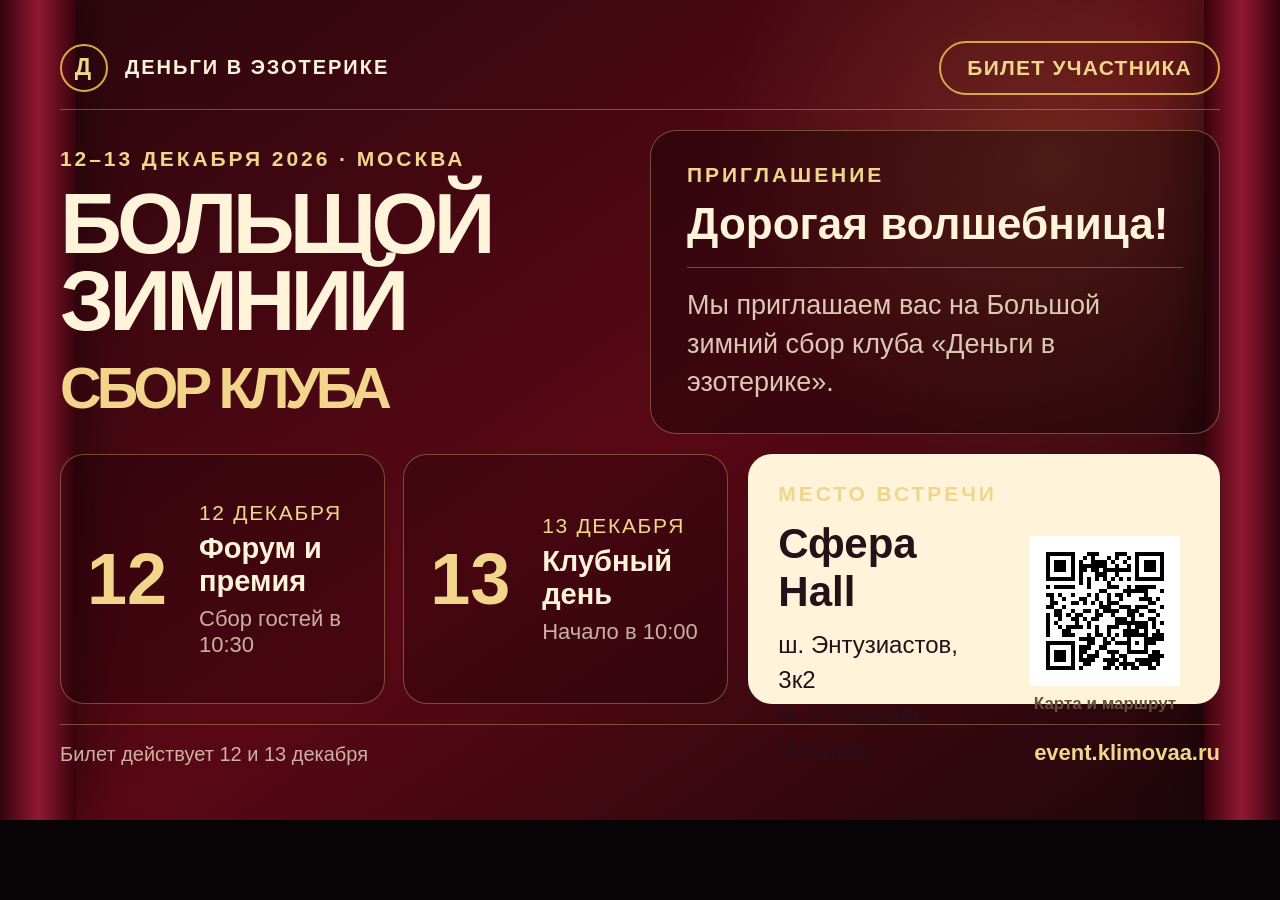
<file: ticket.html>
<!doctype html>
<html lang="ru">
<head>
  <meta charset="utf-8">
  <meta name="viewport" content="width=device-width, initial-scale=1">
  <meta name="robots" content="noindex">
  <title>Электронный билет · Большой зимний сбор</title>
  <link rel="stylesheet" href="ticket.css?v=20261106-3">
</head>
<body>
  <main class="ticket" data-ticket>
    <div class="ticket__curtain" aria-hidden="true"></div>
    <header class="ticket__header">
      <div class="ticket__brand"><span>Д</span><strong>Деньги в эзотерике</strong></div>
      <p class="ticket__type" data-type-label>Билет участника</p>
    </header>

    <section class="ticket__title">
      <p class="ticket__eyebrow">12–13 декабря 2026 · Москва</p>
      <h1>Большой<br>зимний<br><em>сбор клуба</em></h1>
    </section>

    <section class="ticket__holder">
      <p>Приглашение</p>
      <h2>Дорогая волшебница!</h2>
      <div class="ticket__invitation" data-invitation>Мы приглашаем вас на Большой зимний сбор клуба «Деньги в эзотерике».</div>
    </section>

    <section class="ticket__schedule">
      <article>
        <strong>12</strong>
        <div><p>12 декабря</p><h3>Форум и премия</h3><span>Сбор гостей в 10:30</span></div>
      </article>
      <article>
        <strong>13</strong>
        <div><p>13 декабря</p><h3>Клубный день</h3><span>Начало в 10:00</span></div>
      </article>
      <p class="ticket__vip-note" data-vip-note hidden>12 декабря · закрытый VIP-ужин до 21:30</p>
    </section>

    <section class="ticket__venue">
      <div>
        <p>Место встречи</p>
        <h3>Сфера Hall</h3>
        <span>ш. Энтузиастов, 3к2<br>м. «Площадь Ильича»</span>
      </div>
      <figure>
        <img src="assets/tickets/map-qr.svg" alt="QR-код с точкой на карте" width="420" height="420">
        <figcaption>Карта и маршрут</figcaption>
      </figure>
    </section>

    <footer class="ticket__footer">
      <p>Билет действует 12 и 13 декабря</p>
      <strong>event.klimovaa.ru</strong>
    </footer>
  </main>

  <script>
    const params = new URLSearchParams(location.search);
    const ticket = document.querySelector('[data-ticket]');
    const type = params.get('type') === 'vip' ? 'vip' : 'standard';

    ticket.dataset.type = type;
    document.querySelector('[data-type-label]').textContent = type === 'vip' ? 'VIP-билет' : 'Билет участника';
    document.querySelector('[data-invitation]').textContent = type === 'vip'
      ? 'Мы приглашаем вас на Большой зимний сбор клуба «Деньги в эзотерике». Ваш формат участия — VIP.'
      : 'Мы приглашаем вас на Большой зимний сбор клуба «Деньги в эзотерике».';
    document.querySelector('[data-vip-note]').hidden = type !== 'vip';
  </script>
</body>
</html>
</file>
<file: styles.css>
:root {
  --ink: #f3e7d4;
  --ink-muted: #cbb8ab;
  --night: #120b0d;
  --night-soft: #1b1014;
  --wine: #5b0b18;
  --wine-bright: #a7192e;
  --gold: #c49a4a;
  --gold-soft: #e1c786;
  --ivory: #f3e7d4;
  --paper: #f8f0e5;
  --paper-ink: #27171b;
  --line: rgba(196, 154, 74, .36);
  --radius: 28px;
  --display: "Montserrat", Arial, sans-serif;
  --sans: "Manrope", Arial, sans-serif;
}

* { box-sizing: border-box; }
html { scroll-behavior: smooth; }
body { margin: 0; color: var(--ink); background: var(--night); font-family: var(--sans); line-height: 1.65; overflow-x: hidden; }
button, a { font: inherit; }
a { color: inherit; }
img { max-width: 100%; display: block; }
button { color: inherit; }
::selection { background: var(--gold); color: var(--night); }

.skip-link { position: fixed; left: 16px; top: -100px; z-index: 100; padding: 10px 16px; background: var(--ivory); color: var(--night); border-radius: 8px; }
.skip-link:focus { top: 16px; }
.shell { width: min(1180px, calc(100% - 40px)); margin-inline: auto; }
.section { padding: clamp(78px, 10vw, 144px) 0; position: relative; }
.section--ivory { background: var(--ivory); color: var(--paper-ink); }
.section--red { background: linear-gradient(135deg, #3c0710 0%, var(--wine) 48%, #26050b 100%); }
.eyebrow { margin: 0 0 18px; color: var(--gold-soft); font-size: 12px; font-weight: 700; letter-spacing: .22em; text-transform: uppercase; }
.eyebrow--dark { color: #8d5f25; }
h1, h2, h3, h4, p { margin-top: 0; }
h1, h2, h3 { font-family: var(--display); letter-spacing: -.045em; }
h1 { margin: 0; font-size: clamp(54px, 8vw, 112px); font-weight: 800; line-height: .88; text-transform: uppercase; }
h1 em, h2 em { color: var(--gold-soft); font-style: normal; font-weight: 700; text-transform: none; }
h2 { margin-bottom: 22px; font-size: clamp(38px, 5.4vw, 68px); font-weight: 700; line-height: 1.02; }
h3 { font-size: clamp(28px, 3vw, 42px); line-height: 1.08; }
.section-heading { max-width: 850px; }
.section-heading--center { margin: 0 auto 64px; text-align: center; }
.section-heading > p:last-child { max-width: 680px; color: var(--ink-muted); font-size: 18px; }
.section--ivory .section-heading > p:last-child { color: #6e5850; }

.button { display: inline-flex; align-items: center; justify-content: center; min-height: 56px; padding: 15px 26px; border: 1px solid var(--gold); border-radius: 999px; background: var(--gold); color: var(--night); font-weight: 800; text-decoration: none; cursor: pointer; transition: transform .2s ease, background .2s ease, box-shadow .2s ease; }
.button:hover { transform: translateY(-2px); background: var(--gold-soft); box-shadow: 0 16px 34px rgba(0,0,0,.28); }
.button--small { min-height: 42px; padding: 10px 19px; font-size: 14px; }
.button--ghost { background: rgba(18,11,13,.28); color: var(--ink); }
.button--gold { background: var(--gold); }
.button--wide { width: 100%; }
.text-link { text-underline-offset: 6px; text-decoration-color: var(--gold); }

.hero { position: relative; min-height: 100svh; padding-bottom: 90px; overflow: hidden; background: url("assets/photos/hero-curtains-v1.webp") center / cover no-repeat; }
.hero-curtain-intro { position: absolute; z-index: 30; inset: 0; overflow: hidden; pointer-events: none; }
.hero-curtain-intro[hidden] { display: none; }
.hero-curtain-intro__panel { position: absolute; top: 0; bottom: 0; width: 51%; background: repeating-linear-gradient(90deg, #190106 0 4%, #4c0714 8%, #8b1429 14%, #4c0714 21%, #170105 27%); box-shadow: inset 0 0 90px rgba(0,0,0,.7), 0 0 45px rgba(0,0,0,.72); will-change: transform; }
.hero-curtain-intro__panel::after { content: ""; position: absolute; top: 0; bottom: 0; width: 2px; background: linear-gradient(180deg, #7f541b, #e3c372 48%, #7f541b); opacity: .8; }
.hero-curtain-intro__panel--left { left: 0; }
.hero-curtain-intro__panel--left::after { right: 0; }
.hero-curtain-intro__panel--right { right: 0; }
.hero-curtain-intro__panel--right::after { left: 0; }
.hero__glow { position: absolute; inset: 12% 30% auto; height: 60%; background: radial-gradient(circle, rgba(196,154,74,.25), transparent 68%); filter: blur(20px); }
.nav { position: relative; z-index: 5; display: grid; grid-template-columns: 1fr auto auto; align-items: center; gap: 28px; padding-top: 24px; }
.nav__link { font-size: 14px; text-decoration: none; }
.brand { display: inline-flex; align-items: center; gap: 10px; width: fit-content; font-size: 12px; font-weight: 700; letter-spacing: .11em; text-decoration: none; text-transform: uppercase; }
.brand__mark { display: grid; place-items: center; width: 38px; height: 38px; border: 1px solid var(--gold); border-radius: 50%; color: var(--gold-soft); font-family: var(--display); font-size: 20px; }
.hero__content { position: relative; z-index: 3; display: flex; flex-direction: column; align-items: center; padding-top: clamp(90px, 13vh, 150px); text-align: center; }
.hero__lead { max-width: 790px; margin: 34px auto 38px; color: #e1d1c7; font-size: clamp(17px, 2vw, 22px); }
.hero__facts { display: flex; justify-content: center; gap: clamp(32px, 7vw, 88px); margin-bottom: 42px; }
.hero__facts div { display: flex; flex-direction: column; }
.hero__facts strong { color: var(--gold-soft); font-family: var(--display); font-size: 44px; line-height: .9; }
.hero__facts span { margin-top: 8px; color: var(--ink-muted); font-size: 12px; letter-spacing: .12em; text-transform: uppercase; }
.hero__actions { display: flex; align-items: center; gap: 24px; }
.hero__ornament { position: absolute; left: 50%; bottom: 22px; color: var(--gold); font-size: 20px; transform: translateX(-50%); }

.intro__grid, .for-whom__grid, .venue__grid, .faq__grid { display: grid; grid-template-columns: minmax(0, .9fr) minmax(0, 1.1fr); gap: clamp(44px, 8vw, 120px); align-items: start; }
.intro__text { font-size: clamp(18px, 2vw, 22px); }
.intro__text p { margin-bottom: 22px; }
.note { padding-left: 22px; border-left: 2px solid var(--gold); color: #6e5850; font-size: 16px; }

.program { background: linear-gradient(180deg, var(--night) 0%, #200d12 100%); }
.day-switcher { display: grid; grid-template-columns: 1fr 1fr; width: min(560px, 100%); margin: 0 auto 48px; padding: 5px; border: 1px solid var(--line); border-radius: 999px; background: rgba(255,255,255,.025); }
.day-switcher__button { padding: 14px; border: 0; border-radius: 999px; background: transparent; cursor: pointer; }
.day-switcher__button.is-active { background: var(--gold); color: var(--night); font-weight: 800; }
.day-panel { width: min(980px, 100%); margin: auto; }
.day-panel[hidden] { display: none; }
.day-panel__intro { display: grid; grid-template-columns: 100px 1fr; gap: 26px; margin-bottom: 46px; padding: 34px; border: 1px solid var(--line); border-radius: var(--radius); background: rgba(255,255,255,.025); }
.day-panel__number { color: var(--gold); font-family: var(--display); font-size: 62px; font-weight: 700; line-height: 1; }
.day-panel__intro h3 { margin-bottom: 16px; }
.day-panel__intro p:last-child { margin-bottom: 0; color: var(--ink-muted); }
.timeline { margin-left: 50px; border-left: 1px solid var(--line); }
.timeline__item { position: relative; display: grid; grid-template-columns: 90px 1fr; gap: 30px; padding: 0 0 38px 38px; }
.timeline__item::before { content: ""; position: absolute; left: -6px; top: 7px; width: 11px; height: 11px; border: 2px solid var(--gold); border-radius: 50%; background: var(--night); }
.timeline__item time { color: var(--gold-soft); font-weight: 800; }
.timeline__item h4 { margin: 0 0 6px; font-size: 18px; }
.timeline__item p { margin: 0; color: var(--ink-muted); }
.timeline__item--pause { opacity: .66; }
.timeline__item--vip h4 { color: var(--gold-soft); }

.guests::before { content: ""; position: absolute; inset: 0; pointer-events: none; background: radial-gradient(circle at 80% 0%, rgba(196,154,74,.16), transparent 35%); }
.guest-grid { display: grid; grid-template-columns: repeat(3, 1fr); gap: 20px; margin-top: 58px; }
.guest-card { overflow: hidden; border: 1px solid rgba(225,199,134,.3); border-radius: var(--radius); background: rgba(18,11,13,.45); }
.guest-card__portrait { aspect-ratio: 4/3; overflow: hidden; background: #3b0710; }
.guest-card__portrait img { width: 100%; height: 100%; object-fit: cover; filter: saturate(.9) contrast(1.03); transition: transform .55s ease; }
.guest-card:hover .guest-card__portrait img { transform: scale(1.025); }
.guest-card__portrait--artem img { object-position: center center; }
.guest-card__portrait--kossman img { object-position: center 24%; }
.guest-card__portrait--anastasia img { object-position: center 30%; transform: rotate(13deg) scale(1.2); }
.guest-card:hover .guest-card__portrait--anastasia img { transform: rotate(13deg) scale(1.225); }
.guest-card__body { padding: 28px; }
.guest-card__index { color: var(--gold); font-size: 12px; letter-spacing: .2em; }
.guest-card h3 { margin-bottom: 10px; font-size: 34px; }
.guest-card__body > p:not(.guest-card__index) { min-height: 52px; color: var(--ink-muted); }
.guest-card__status { display: inline-block; padding-top: 14px; border-top: 1px solid var(--line); color: var(--gold-soft); font-size: 12px; }

.reason-list { margin: 0; padding: 0; list-style: none; border-top: 1px solid rgba(39,23,27,.22); }
.reason-list li { position: relative; padding: 21px 20px 21px 42px; border-bottom: 1px solid rgba(39,23,27,.22); font-size: 17px; }
.reason-list li::before { content: "✦"; position: absolute; left: 6px; color: #956421; }

.atmosphere { position: relative; min-height: 780px; display: grid; align-items: center; overflow: hidden; background: linear-gradient(100deg, rgba(18,11,13,.95), rgba(18,11,13,.28)), radial-gradient(circle at 75% 30%, #aa263a 0%, #5b0b18 24%, #120b0d 68%); }
.atmosphere::before { content: ""; position: absolute; inset: -20%; background: repeating-linear-gradient(92deg, transparent 0 10%, rgba(255,255,255,.035) 12%, transparent 18%); transform: rotate(-3deg); }
.atmosphere__veil { position: absolute; inset: 0 0 0 48%; background: linear-gradient(90deg, transparent, rgba(196,154,74,.15)), repeating-linear-gradient(85deg, rgba(56,2,12,.85) 0 9%, rgba(150,23,45,.35) 13%, rgba(31,0,6,.75) 22%); clip-path: polygon(18% 0,100% 0,100% 100%,0 100%); }
.atmosphere__content { position: relative; z-index: 2; }
.atmosphere__content h2 { max-width: 760px; font-size: clamp(54px, 8vw, 106px); text-transform: uppercase; }
.atmosphere__content > p:last-child { max-width: 560px; color: var(--ink-muted); font-size: 19px; }

.manifesto { background: var(--night-soft); }
.manifesto__grid { display: grid; grid-template-columns: 160px 1fr; gap: 70px; align-items: start; }
.manifesto__symbol { position: sticky; top: 50px; display: grid; place-items: center; width: 150px; height: 150px; border: 1px solid var(--gold); border-radius: 50%; color: var(--gold); font-size: 34px; }
blockquote { margin: 0; }
blockquote p { font-family: var(--display); font-size: clamp(25px, 3vw, 38px); font-weight: 600; line-height: 1.25; }
blockquote footer { margin-top: 34px; color: var(--gold-soft); font-size: 13px; font-weight: 700; letter-spacing: .2em; text-transform: uppercase; }

.ticket-grid { display: grid; grid-template-columns: 1fr 1fr; gap: 22px; width: min(970px, 100%); margin: auto; }
.ticket-card { position: relative; display: flex; flex-direction: column; padding: clamp(28px, 4vw, 46px); border: 1px solid rgba(39,23,27,.18); border-radius: var(--radius); background: var(--paper); box-shadow: 0 22px 70px rgba(39,23,27,.08); }
.ticket-card--vip { background: var(--night); color: var(--ink); box-shadow: 0 22px 70px rgba(39,23,27,.24); }
.ticket-card--recording { grid-column: 1 / -1; display: grid; grid-template-columns: minmax(0, 1fr) minmax(320px, .9fr); gap: clamp(32px, 6vw, 76px); align-items: start; background: linear-gradient(135deg, #fffaf0, #f3e3be); }
.ticket-card--recording .payment-gate { align-self: center; }
.ticket-card--recording ul { margin-bottom: 0; }
.ticket-card__badge { position: absolute; right: 20px; top: 20px; padding: 8px 13px; border-radius: 999px; background: var(--gold); color: var(--night); font-size: 11px; font-weight: 800; text-transform: uppercase; }
.ticket-card h3 { margin-bottom: 12px; }
.price { margin-bottom: 30px; font-family: var(--display); font-size: 58px; font-weight: 700; line-height: 1; }
.price span { font-size: .48em; }
.ticket-card ul { flex: 1; margin: 0 0 32px; padding: 0; list-style: none; }
.ticket-card li { position: relative; padding: 12px 0 12px 26px; border-bottom: 1px solid rgba(39,23,27,.12); }
.ticket-card--vip li { border-color: rgba(225,199,134,.16); }
.ticket-card li::before { content: "✦"; position: absolute; left: 0; color: var(--gold); }
.tickets__notice { max-width: 760px; margin: 28px auto 0; color: #7c655d; font-size: 13px; text-align: center; }
.payment-gate { margin-top: 8px; }
.footer a { color: inherit; text-underline-offset: 3px; }
.footer a:hover { color: #9b6b22; }
.payment-gate__hint { margin: 9px 0 0; color: #8b756d; font-size: 11px; text-align: center; }
.ticket-card--vip .payment-gate__hint { color: var(--ink-muted); }
.payment-widget { width: 100%; overflow: hidden; }
.payment-widget.is-loading {
  min-height: 120px;
  display: grid;
  place-items: center;
}
.payment-widget.is-loading::before {
  content: "Загружаем форму заказа…";
  padding: 30px 12px;
  color: #7c655d;
  font-size: 13px;
  text-align: center;
}
.payment-widget iframe {
  display: block;
  width: 100% !important;
  min-height: 680px !important;
}
.payment-widget.is-loading iframe { grid-area: 1 / 1; }
.payment-widget:empty { display: none; }
.payment-is-open { overflow: hidden; }
.payment-modal[hidden] { display: none; }
.payment-modal { position: fixed; z-index: 1000; inset: 0; display: grid; place-items: center; padding: 24px; opacity: 0; transition: opacity .18s ease; }
.payment-modal.is-open { opacity: 1; }
.payment-modal__backdrop { position: absolute; inset: 0; background: rgba(12,6,8,.78); backdrop-filter: blur(8px); }
.payment-modal__dialog { position: relative; width: min(100%, 620px); max-height: calc(100vh - 48px); overflow: auto; padding: clamp(28px, 5vw, 48px); border: 1px solid rgba(196,154,74,.35); border-radius: 28px; background: #fffaf1; color: var(--night); box-shadow: 0 28px 90px rgba(0,0,0,.42); transform: translateY(16px) scale(.985); transition: transform .18s ease; outline: none; }
.payment-modal.is-open .payment-modal__dialog { transform: translateY(0) scale(1); }
.payment-modal__dialog h2 { margin: 6px 44px 24px 0; color: var(--night); font-size: clamp(28px, 5vw, 44px); }
.payment-modal__close { position: absolute; top: 18px; right: 18px; width: 44px; height: 44px; border: 1px solid rgba(39,23,27,.14); border-radius: 50%; background: #f4ead8; color: var(--night); font-size: 30px; line-height: 1; cursor: pointer; }
.payment-modal__close:hover { background: var(--gold-soft); }
.payment-modal__support { margin: 18px 0 0; color: #7c655d; font-size: 12px; text-align: center; }
.payment-modal__support a, .payment-error a { color: #7f531b; text-underline-offset: 3px; }
.payment-error { padding: 18px; border-radius: 16px; background: #f7eadf; color: #7b302a; text-align: center; }

@media (max-width: 640px) {
  .payment-modal { align-items: end; padding: 0; }
  .payment-modal__dialog { width: 100%; max-height: 92vh; padding: 28px 18px 24px; border-radius: 24px 24px 0 0; }
  .payment-modal__dialog h2 { margin-right: 40px; }
  .payment-modal__close { top: 12px; right: 12px; }
  .payment-widget iframe { min-height: 760px !important; }
}

.venue { background: linear-gradient(140deg, #1a0d11, #390914); }
.venue__address { color: var(--gold-soft); font-family: var(--display); font-size: 25px; font-weight: 600; }
.venue__note { max-width: 520px; color: var(--ink-muted); font-size: 14px; }
.venue__map { position: relative; min-height: 430px; overflow: hidden; border: 1px solid var(--line); border-radius: var(--radius); background: #f2eadc; }
.venue__map iframe { display: block; width: 100%; height: 430px; border: 0; }
.venue__map-link { position: absolute; z-index: 2; left: 18px; right: 18px; bottom: 18px; display: flex; align-items: center; justify-content: center; min-height: 50px; padding: 12px 20px; border: 1px solid rgba(225,199,134,.8); border-radius: 999px; background: rgba(18,11,13,.92); color: var(--gold-soft); font-size: 13px; font-weight: 800; text-decoration: none; box-shadow: 0 12px 34px rgba(18,11,13,.35); backdrop-filter: blur(10px); }
.venue__map-link:hover { background: var(--night); color: #fff5d5; }

.accordion details { border-bottom: 1px solid rgba(39,23,27,.2); }
.accordion summary { position: relative; padding: 22px 42px 22px 0; font-family: var(--display); font-size: 21px; font-weight: 600; cursor: pointer; list-style: none; }
.accordion summary::-webkit-details-marker { display: none; }
.accordion summary::after { content: "+"; position: absolute; right: 6px; color: #946321; font-family: var(--sans); font-weight: 400; }
.accordion details[open] summary::after { content: "−"; }
.accordion details p { padding: 0 30px 22px 0; color: #6e5850; }

.final-cta { position: relative; overflow: hidden; padding: clamp(90px, 12vw, 170px) 0; background: radial-gradient(circle at 50% 50%, #701326 0%, #350811 45%, var(--night) 80%); text-align: center; }
.final-cta__glow { position: absolute; left: 50%; top: 50%; width: 650px; height: 650px; border: 1px solid rgba(196,154,74,.18); border-radius: 50%; transform: translate(-50%,-50%); box-shadow: 0 0 0 90px rgba(196,154,74,.025), 0 0 0 180px rgba(196,154,74,.018); }
.final-cta__content { position: relative; }
.final-cta h2 { max-width: 970px; margin-inline: auto; }
.final-cta__facts { display: flex; justify-content: center; gap: 14px; margin: 30px 0; }
.final-cta__facts span { padding: 9px 15px; border: 1px solid var(--line); border-radius: 999px; font-size: 12px; text-transform: uppercase; }

.footer { padding: 38px 0 94px; border-top: 1px solid var(--line); background: #0d0709; color: var(--ink-muted); font-size: 12px; }
.footer__inner { display: grid; grid-template-columns: 1fr auto auto; gap: 28px; align-items: center; }
.footer p { margin: 0; }
.footer nav { display: flex; gap: 18px; }
.mobile-cta { display: none; }
.payment-is-open .mobile-cta { display: none; }

.legal-page { background: var(--ivory); color: var(--paper-ink); }
.legal-page .nav { color: var(--paper-ink); }
.legal-document { width: min(100% - 36px, 820px); margin: 0 auto; padding: 70px 0 110px; }
.legal-document h1 { margin-bottom: 18px; font-size: clamp(42px, 7vw, 72px); line-height: .98; }
.legal-document h2 { margin: 48px 0 16px; font-size: clamp(26px, 4vw, 36px); }
.legal-document h3 { margin: 30px 0 12px; font-size: 22px; }
.legal-document p, .legal-document li { font-size: 16px; line-height: 1.65; }
.legal-document ul { padding-left: 22px; }
.legal-document a { color: #7b3c13; text-underline-offset: 3px; }
.legal-document__meta { margin-bottom: 42px; color: #7c655d; }

.reveal { opacity: 0; transform: translateY(20px); transition: opacity .7s ease, transform .7s ease; }
.reveal.is-visible { opacity: 1; transform: none; }
@media (prefers-reduced-motion: reduce) { html { scroll-behavior: auto; } .reveal { opacity: 1; transform: none; transition: none; } }

@media (max-width: 900px) {
  .guest-grid { grid-template-columns: 1fr; }
  .guest-card { display: grid; grid-template-columns: 40% 60%; }
  .guest-card__portrait { aspect-ratio: auto; min-height: 260px; }
  .intro__grid, .for-whom__grid, .venue__grid, .faq__grid { grid-template-columns: 1fr; gap: 42px; }
  .manifesto__grid { grid-template-columns: 90px 1fr; gap: 30px; }
  .manifesto__symbol { width: 80px; height: 80px; }
  .ticket-grid { grid-template-columns: 1fr; }
  .ticket-card--recording { grid-column: auto; grid-template-columns: 1fr; }
  .footer__inner { grid-template-columns: 1fr; }
}

@media (max-width: 640px) {
  .shell { width: min(100% - 28px, 1180px); }
  .section { padding: 72px 0; }
  h1 { font-size: clamp(48px, 16vw, 74px); }
  h2 { font-size: 43px; }
  .nav { grid-template-columns: 1fr auto; }
  .nav__link { display: none; }
  .brand span:last-child { display: none; }
  .hero { min-height: auto; padding-bottom: 74px; background-image: url("assets/photos/hero-curtains-mobile-v1.webp"); background-position: center; }
  .hero__content { padding-top: 80px; }
  .hero__lead { font-size: 16px; }
  .hero__facts { width: 100%; gap: 8px; }
  .hero__facts div { flex: 1; }
  .hero__facts strong { font-size: 38px; }
  .hero__facts span { font-size: 9px; }
  .hero__actions { flex-direction: column; }
  .day-panel__intro { grid-template-columns: 1fr; padding: 25px; }
  .day-panel__number { font-size: 45px; }
  .timeline { margin-left: 6px; }
  .timeline__item { grid-template-columns: 65px 1fr; gap: 12px; padding-left: 23px; }
  .guest-card { display: block; }
  .guest-card__portrait { aspect-ratio: 4/3; min-height: 0; }
  .atmosphere { min-height: 650px; }
  .atmosphere__veil { left: 28%; opacity: .58; }
  .manifesto__grid { grid-template-columns: 1fr; }
  .manifesto__symbol { position: static; }
  blockquote p { font-size: 28px; }
  .price { font-size: 54px; }
  .final-cta__facts { flex-wrap: wrap; }
  .footer { padding-bottom: 110px; }
  .footer nav { flex-direction: column; gap: 6px; }
  .mobile-cta { position: fixed; z-index: 20; left: 12px; right: 12px; bottom: 12px; display: flex; align-items: center; justify-content: center; min-height: 54px; border: 1px solid var(--gold-soft); border-radius: 999px; background: var(--gold); color: var(--night); font-weight: 800; text-decoration: none; box-shadow: 0 12px 44px rgba(0,0,0,.45); }
}
</file>
<file: ticket.css>
@font-face { font-family: Montserrat; src: local("Montserrat"); font-display: swap; }

:root { --night:#110709; --ivory:#fff3d9; --gold:#d7aa47; --gold-soft:#f0d58b; --line:rgba(240,213,139,.34); }
* { box-sizing: border-box; }
html, body { margin:0; min-height:100%; background:#080405; }
body { display:grid; place-items:start center; color:var(--ivory); font-family:Montserrat,Arial,sans-serif; }

.ticket { position:relative; display:grid; grid-template-columns:repeat(12,1fr); grid-template-rows:66px 1fr 250px 42px; gap:20px; width:min(100vw,1600px); min-height:min(62.5vw,1000px); overflow:hidden; padding:44px 60px 34px; background:radial-gradient(circle at 82% 20%,rgba(215,170,71,.19),transparent 27%),linear-gradient(145deg,#2a070e 0%,#590815 52%,#1b070b 100%); isolation:isolate; }
.ticket::before,.ticket::after { content:""; position:absolute; z-index:-1; top:0; bottom:0; width:76px; background:linear-gradient(90deg,#32030c,#921832 50%,#38030c); filter:drop-shadow(0 0 28px rgba(0,0,0,.5)); }
.ticket::before { left:0; }
.ticket::after { right:0; transform:scaleX(-1); }
.ticket[data-type="vip"] { background:radial-gradient(circle at 78% 16%,rgba(215,170,71,.22),transparent 26%),linear-gradient(145deg,#1c1208 0%,#080708 55%,#291807 100%); }
.ticket[data-type="vip"]::before,.ticket[data-type="vip"]::after { background:linear-gradient(90deg,#080607,#472c0d 50%,#090607); }

.ticket__header { grid-column:1/-1; grid-row:1; display:flex; align-items:center; justify-content:space-between; gap:30px; padding-bottom:18px; border-bottom:1px solid var(--line); }
.ticket__brand { display:flex; align-items:center; gap:17px; font-size:20px; font-weight:800; letter-spacing:.1em; text-transform:uppercase; }
.ticket__brand span { display:grid; place-items:center; width:48px; height:48px; border:2px solid var(--gold); border-radius:50%; color:var(--gold-soft); font-size:23px; }
.ticket__type { margin:0; padding:13px 26px; border:2px solid var(--gold); border-radius:999px; color:var(--gold-soft); font-size:21px; font-weight:800; letter-spacing:.06em; text-transform:uppercase; }

.ticket__title { grid-column:1/7; grid-row:2; align-self:center; }
.ticket__eyebrow,.ticket__holder>p,.ticket__venue p { margin:0 0 14px; color:var(--gold-soft); font-size:21px; font-weight:800; letter-spacing:.14em; text-transform:uppercase; }
h1 { margin:0; font-size:86px; line-height:.9; letter-spacing:-.055em; text-transform:uppercase; }
h1 em { display:inline-block; margin-top:9px; color:var(--gold-soft); font-style:normal; font-size:.67em; }

.ticket__holder { grid-column:7/-1; grid-row:2; align-self:center; padding:32px 36px; border:1px solid var(--line); border-radius:26px; background:rgba(7,3,4,.34); }
.ticket__holder h2 { margin:0 0 20px; font-size:44px; line-height:1.05; }
.ticket__invitation { padding-top:18px; border-top:1px solid var(--line); color:rgba(255,243,217,.82); font-size:27px; line-height:1.42; }

.ticket__schedule { grid-column:1/8; grid-row:3; display:grid; grid-template-columns:1fr 1fr; gap:18px; }
.ticket__schedule article { display:grid; grid-template-columns:92px 1fr; gap:20px; align-items:center; padding:26px; border:1px solid var(--line); border-radius:24px; background:rgba(7,3,4,.22); }
.ticket__schedule article>strong { color:var(--gold-soft); font-size:72px; line-height:1; }
.ticket__schedule p { margin:0 0 7px; color:var(--gold-soft); font-size:21px; text-transform:uppercase; letter-spacing:.08em; }
.ticket__schedule h3 { margin:0 0 8px; font-size:29px; }
.ticket__schedule span { color:rgba(255,243,217,.72); font-size:22px; }
.ticket__vip-note { grid-column:1/-1; align-self:end; margin:0!important; padding:14px 22px; border-radius:999px; background:var(--gold); color:var(--night)!important; font-size:20px!important; font-weight:900; text-align:center; }

.ticket__venue { grid-column:8/-1; grid-row:3; display:grid; grid-template-columns:1fr 170px; gap:22px; align-items:center; padding:28px 30px; border-radius:24px; background:var(--ivory); color:#251218; }
.ticket__venue h3 { margin:0 0 12px; font-size:42px; }
.ticket__venue span { font-size:24px; line-height:1.45; }
.ticket__venue figure { margin:0; text-align:center; }
.ticket__venue img { display:block; width:150px; height:150px; margin:auto; }
.ticket__venue figcaption { margin-top:8px; color:#684f39; font-size:17px; font-weight:800; }

.ticket__footer { grid-column:1/-1; grid-row:4; display:flex; align-items:end; justify-content:space-between; gap:30px; padding-top:12px; border-top:1px solid var(--line); color:rgba(255,243,217,.72); font-size:20px; }
.ticket__footer p { margin:0; }
.ticket__footer strong { color:var(--gold-soft); font-size:22px; }
@media (max-width:900px) { .ticket { min-width:900px; } }
</file>
